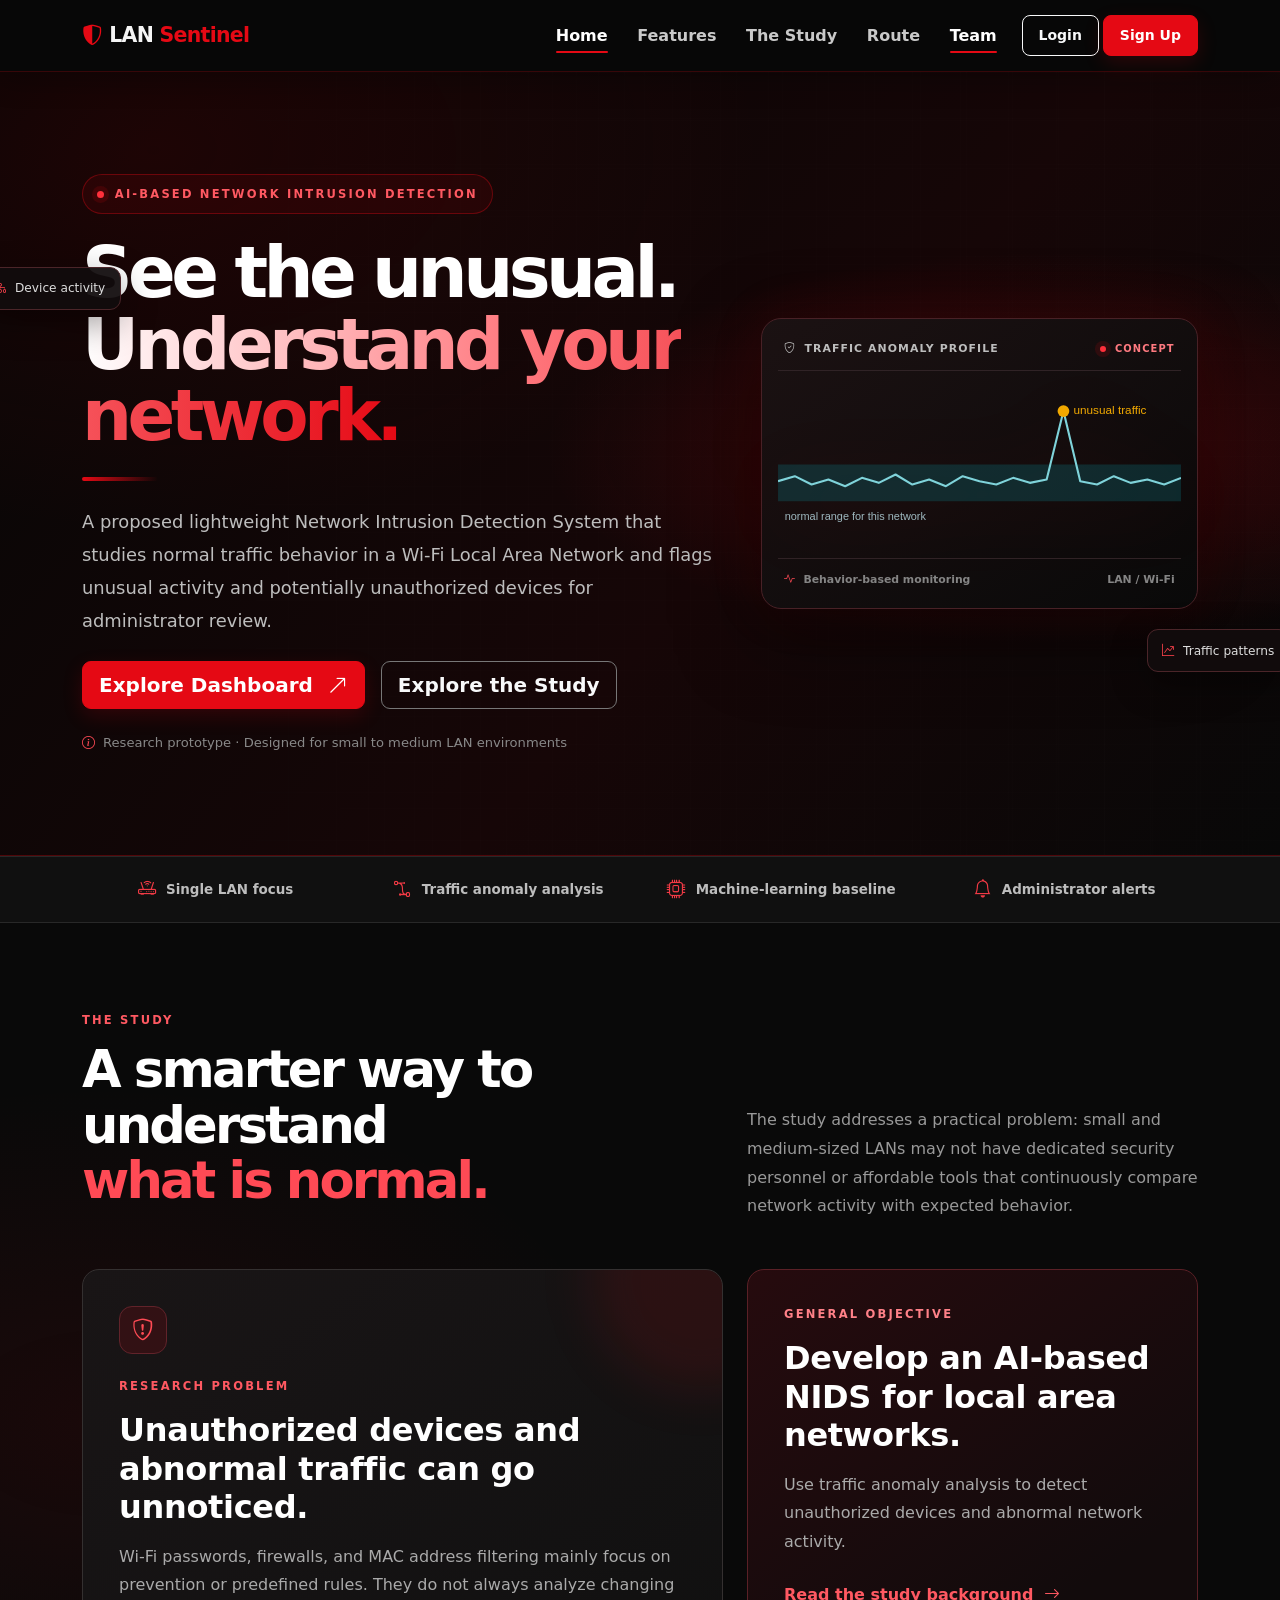
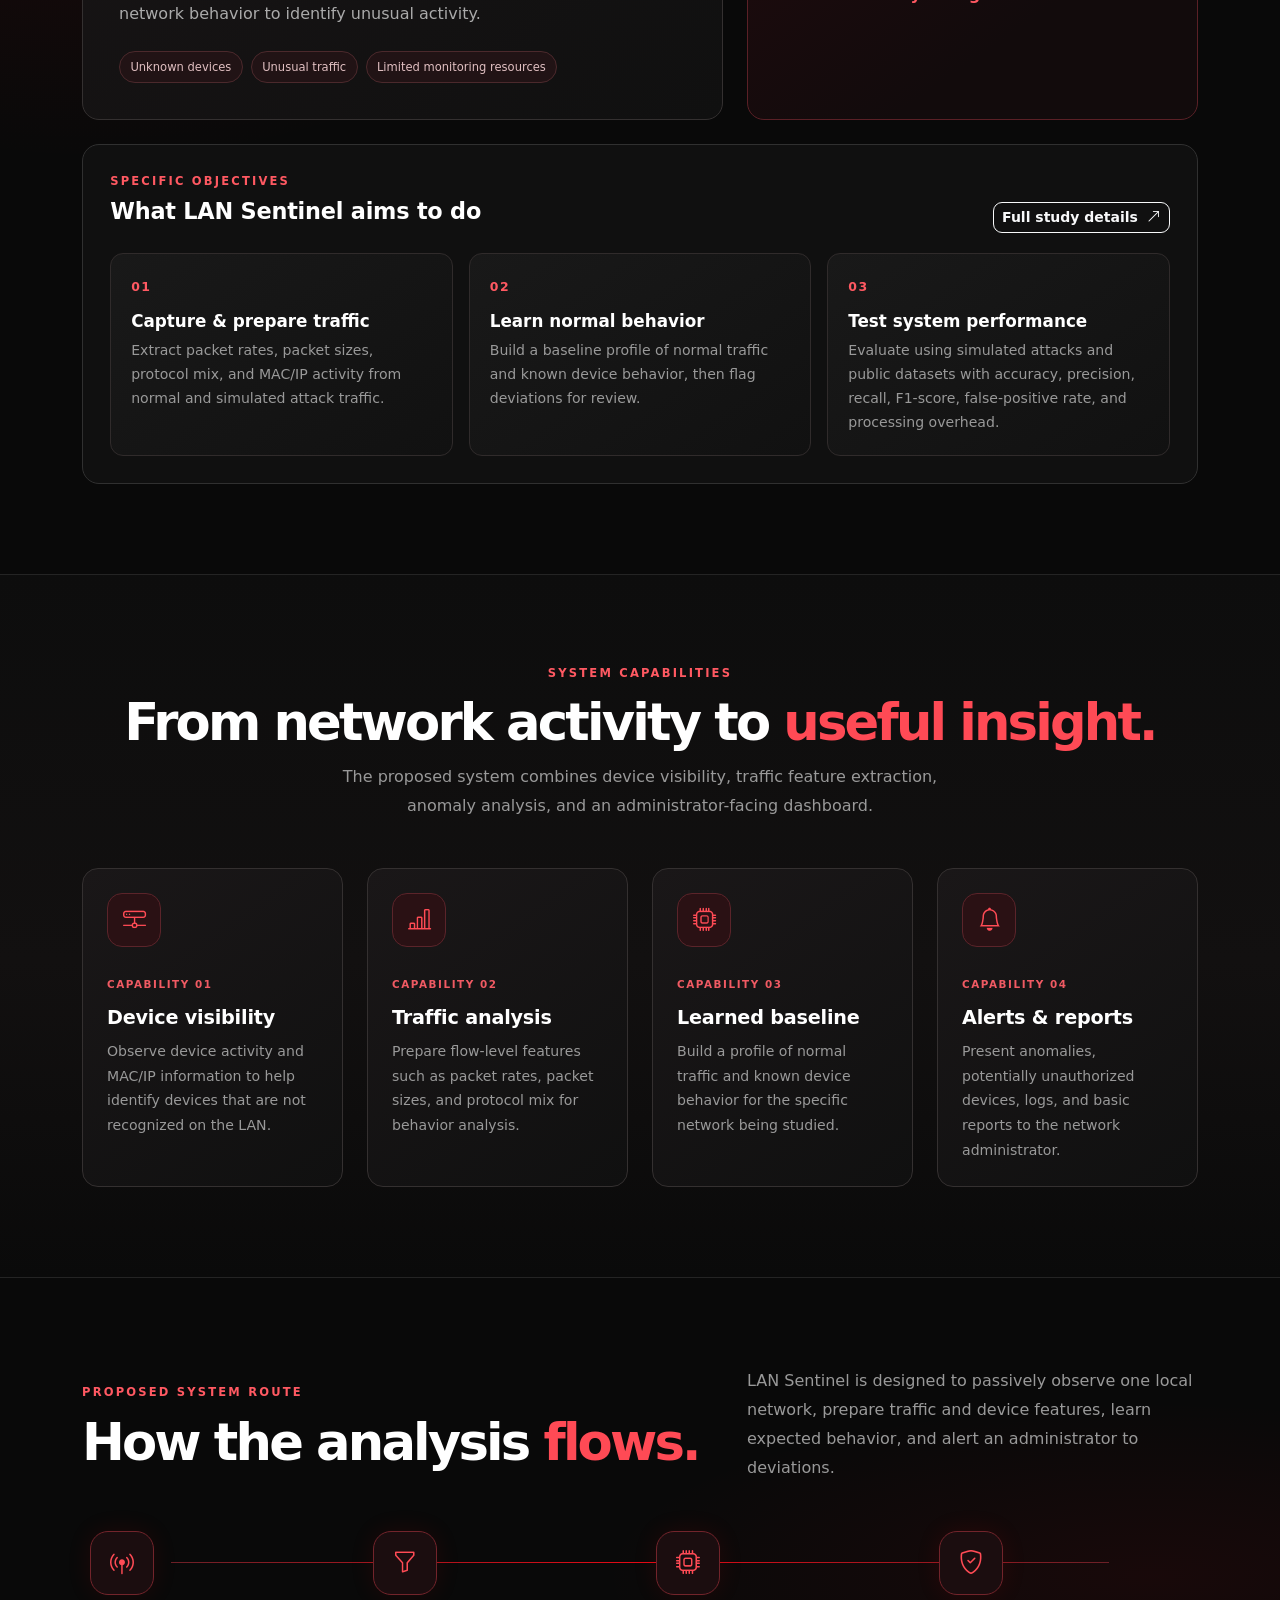
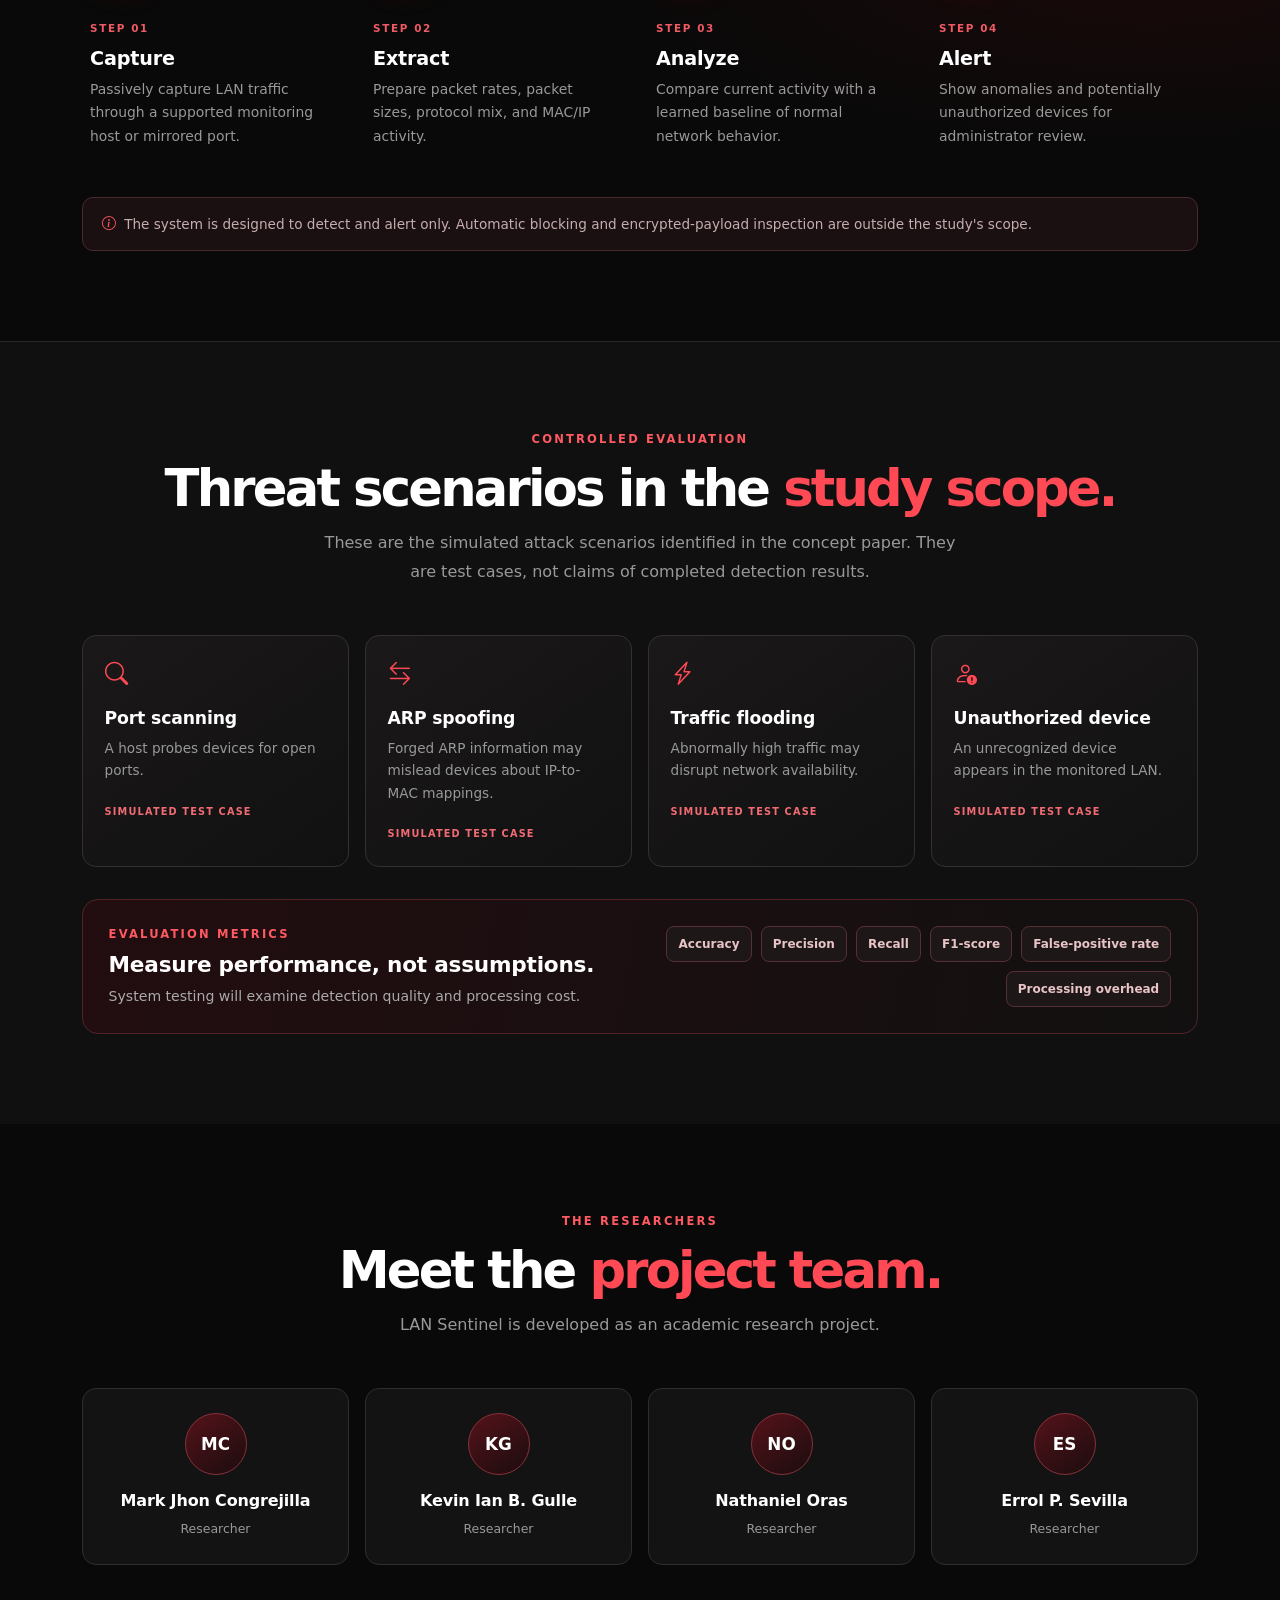
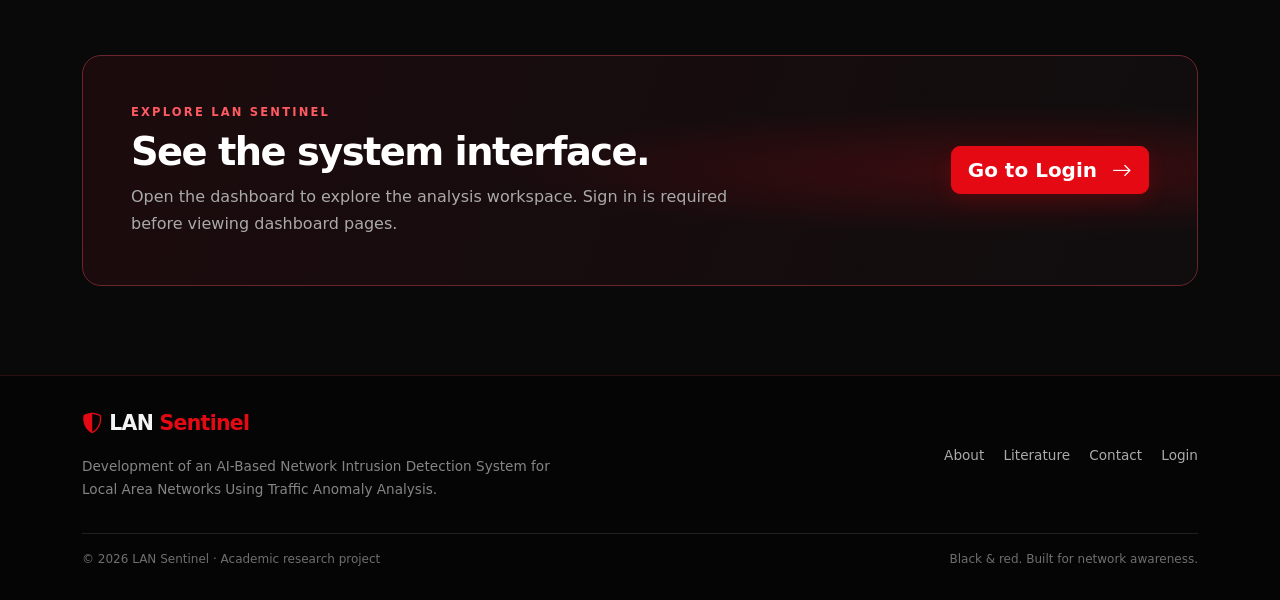
<file: index.html>
<!DOCTYPE html>
<html lang="en">
<head>
  <meta charset="UTF-8">
  <meta name="viewport" content="width=device-width, initial-scale=1">
  <meta name="theme-color" content="#080808">
  <meta name="description" content="LAN Sentinel is a proposed AI-based network intrusion detection system for small and medium local area networks using traffic anomaly analysis.">
  <title>LAN Sentinel | Network Intelligence</title>
  <link rel="icon" type="image/svg+xml" href="assets/images/favicon.svg">
  <link href="assets/css/bootstrap.min.css" rel="stylesheet">
  <link href="assets/css/bootstrap-icons.min.css" rel="stylesheet">
  <link href="assets/css/style.css" rel="stylesheet">
  <link href="assets/css/project.css" rel="stylesheet">
</head>
<body class="ls-home">
  <nav class="navbar navbar-expand-lg sticky-top">
    <div class="container">
      <a class="navbar-brand fw-bold text-white" href="index.html"><i class="bi bi-shield-shaded text-brand me-2"></i>LAN <span class="text-brand">Sentinel</span></a>
      <button class="navbar-toggler border-secondary" type="button" data-bs-toggle="collapse" data-bs-target="#mainNav" aria-controls="mainNav" aria-expanded="false" aria-label="Toggle navigation"><span class="navbar-toggler-icon"></span></button>
      <div class="collapse navbar-collapse" id="mainNav">
        <ul class="navbar-nav ms-auto align-items-lg-center gap-lg-1">
          <li class="nav-item"><a class="nav-link active" href="index.html">Home</a></li>
          <li class="nav-item"><a class="nav-link" href="#features">Features</a></li>
          <li class="nav-item"><a class="nav-link" href="#study">The Study</a></li>
          <li class="nav-item"><a class="nav-link" href="#route">Route</a></li>
          <li class="nav-item"><a class="nav-link" href="#team">Team</a></li>
          <li class="nav-item ms-lg-2"><a class="btn btn-outline-light btn-sm px-3" href="pages/login.html">Login</a></li>
          <li class="nav-item"><a class="btn btn-brand btn-sm px-3" href="pages/signup.html">Sign Up</a></li>
        </ul>
      </div>
    </div>
  </nav>

  <main>
    <header class="hero hero-home ls-hero">
      <div class="ls-hero-grid"></div>
      <div class="container position-relative">
        <div class="row align-items-center g-5">
          <div class="col-lg-7 text-center text-lg-start">
            <div class="ls-eyebrow"><span class="ls-pulse"></span> AI-BASED NETWORK INTRUSION DETECTION</div>
            <h1>See the unusual.<br><span class="ls-gradient-text">Understand your network.</span></h1>
            <p class="lead my-4">A proposed lightweight Network Intrusion Detection System that studies normal traffic behavior in a Wi-Fi Local Area Network and flags unusual activity and potentially unauthorized devices for administrator review.</p>
            <div class="d-flex flex-wrap gap-3 justify-content-center justify-content-lg-start">
              <a href="pages/login.html?next=dashboard" class="btn btn-brand btn-lg">Explore Dashboard <i class="bi bi-arrow-up-right ms-2"></i></a>
              <a href="#study" class="btn btn-outline-light btn-lg">Explore the Study</a>
            </div>
            <div class="ls-hero-note mt-4"><i class="bi bi-info-circle me-2"></i>Research prototype · Designed for small to medium LAN environments</div>
          </div>
          <div class="col-lg-5">
            <div class="ls-visual-shell">
              <div class="ls-visual-top"><span><i class="bi bi-shield-check me-2"></i>TRAFFIC ANOMALY PROFILE</span><span class="ls-live-dot">CONCEPT</span></div>
              <img src="assets/images/traffic-anomaly-dark.svg" class="img-fluid" alt="Illustration of a normal network traffic baseline with an unusual traffic spike highlighted">
              <div class="ls-visual-foot"><span><i class="bi bi-activity me-2"></i>Behavior-based monitoring</span><span>LAN / Wi-Fi</span></div>
            </div>
            <div class="ls-float-chip chip-one"><i class="bi bi-diagram-3"></i><span>Device activity</span></div>
            <div class="ls-float-chip chip-two"><i class="bi bi-graph-up-arrow"></i><span>Traffic patterns</span></div>
          </div>
        </div>
      </div>
    </header>

    <section class="ls-proof-strip" aria-label="Study focus">
      <div class="container"><div class="row g-3 text-center">
        <div class="col-6 col-lg-3"><div class="ls-proof-item"><i class="bi bi-router"></i><span>Single LAN focus</span></div></div>
        <div class="col-6 col-lg-3"><div class="ls-proof-item"><i class="bi bi-bezier2"></i><span>Traffic anomaly analysis</span></div></div>
        <div class="col-6 col-lg-3"><div class="ls-proof-item"><i class="bi bi-cpu"></i><span>Machine-learning baseline</span></div></div>
        <div class="col-6 col-lg-3"><div class="ls-proof-item"><i class="bi bi-bell"></i><span>Administrator alerts</span></div></div>
      </div></div>
    </section>

    <section id="study" class="ls-section ls-study-section">
      <div class="container">
        <div class="row align-items-end g-4 mb-5">
          <div class="col-lg-7"><div class="ls-kicker">THE STUDY</div><h2 class="ls-section-title">A smarter way to understand<br><span>what is normal.</span></h2></div>
          <div class="col-lg-5"><p class="ls-section-intro">The study addresses a practical problem: small and medium-sized LANs may not have dedicated security personnel or affordable tools that continuously compare network activity with expected behavior.</p></div>
        </div>
        <div class="row g-4">
          <div class="col-lg-7"><div class="ls-problem-card h-100"><div class="ls-card-icon"><i class="bi bi-shield-exclamation"></i></div><div class="ls-kicker">RESEARCH PROBLEM</div><h3>Unauthorized devices and abnormal traffic can go unnoticed.</h3><p>Wi-Fi passwords, firewalls, and MAC address filtering mainly focus on prevention or predefined rules. They do not always analyze changing network behavior to identify unusual activity.</p><div class="ls-problem-tags"><span>Unknown devices</span><span>Unusual traffic</span><span>Limited monitoring resources</span></div></div></div>
          <div class="col-lg-5"><div class="ls-objective-card h-100"><div class="ls-kicker">GENERAL OBJECTIVE</div><h3>Develop an AI-based NIDS for local area networks.</h3><p>Use traffic anomaly analysis to detect unauthorized devices and abnormal network activity.</p><a href="pages/about.html" class="ls-text-link">Read the study background <i class="bi bi-arrow-right"></i></a></div></div>
        </div>
        <div class="ls-objectives mt-4">
          <div class="ls-objective-heading"><div><div class="ls-kicker">SPECIFIC OBJECTIVES</div><h3>What LAN Sentinel aims to do</h3></div><a href="pages/about.html" class="btn btn-outline-light btn-sm">Full study details <i class="bi bi-arrow-up-right ms-1"></i></a></div>
          <div class="row g-3 mt-1">
            <div class="col-md-4"><div class="ls-objective-step"><span>01</span><h4>Capture & prepare traffic</h4><p>Extract packet rates, packet sizes, protocol mix, and MAC/IP activity from normal and simulated attack traffic.</p></div></div>
            <div class="col-md-4"><div class="ls-objective-step"><span>02</span><h4>Learn normal behavior</h4><p>Build a baseline profile of normal traffic and known device behavior, then flag deviations for review.</p></div></div>
            <div class="col-md-4"><div class="ls-objective-step"><span>03</span><h4>Test system performance</h4><p>Evaluate using simulated attacks and public datasets with accuracy, precision, recall, F1-score, false-positive rate, and processing overhead.</p></div></div>
          </div>
        </div>
      </div>
    </section>

    <section id="features" class="ls-section ls-features-section">
      <div class="container">
        <div class="text-center mb-5"><div class="ls-kicker">SYSTEM CAPABILITIES</div><h2 class="ls-section-title">From network activity to <span>useful insight.</span></h2><p class="ls-section-intro mx-auto">The proposed system combines device visibility, traffic feature extraction, anomaly analysis, and an administrator-facing dashboard.</p></div>
        <div class="row g-4">
          <div class="col-md-6 col-lg-3"><article class="ls-feature-card h-100"><div class="ls-feature-icon"><i class="bi bi-hdd-network"></i></div><span class="ls-feature-no">CAPABILITY 01</span><h3>Device visibility</h3><p>Observe device activity and MAC/IP information to help identify devices that are not recognized on the LAN.</p></article></div>
          <div class="col-md-6 col-lg-3"><article class="ls-feature-card h-100"><div class="ls-feature-icon"><i class="bi bi-bar-chart-line"></i></div><span class="ls-feature-no">CAPABILITY 02</span><h3>Traffic analysis</h3><p>Prepare flow-level features such as packet rates, packet sizes, and protocol mix for behavior analysis.</p></article></div>
          <div class="col-md-6 col-lg-3"><article class="ls-feature-card h-100"><div class="ls-feature-icon"><i class="bi bi-cpu"></i></div><span class="ls-feature-no">CAPABILITY 03</span><h3>Learned baseline</h3><p>Build a profile of normal traffic and known device behavior for the specific network being studied.</p></article></div>
          <div class="col-md-6 col-lg-3"><article class="ls-feature-card h-100"><div class="ls-feature-icon"><i class="bi bi-bell"></i></div><span class="ls-feature-no">CAPABILITY 04</span><h3>Alerts & reports</h3><p>Present anomalies, potentially unauthorized devices, logs, and basic reports to the network administrator.</p></article></div>
        </div>
      </div>
    </section>

    <section id="route" class="ls-section ls-route-section">
      <div class="container">
        <div class="row align-items-end g-4 mb-5"><div class="col-lg-7"><div class="ls-kicker">PROPOSED SYSTEM ROUTE</div><h2 class="ls-section-title">How the analysis <span>flows.</span></h2></div><div class="col-lg-5"><p class="ls-section-intro">LAN Sentinel is designed to passively observe one local network, prepare traffic and device features, learn expected behavior, and alert an administrator to deviations.</p></div></div>
        <div class="ls-route-track">
          <div class="ls-route-step"><div class="ls-route-icon"><i class="bi bi-broadcast-pin"></i></div><span>STEP 01</span><h3>Capture</h3><p>Passively capture LAN traffic through a supported monitoring host or mirrored port.</p></div>
          <div class="ls-route-step"><div class="ls-route-icon"><i class="bi bi-funnel"></i></div><span>STEP 02</span><h3>Extract</h3><p>Prepare packet rates, packet sizes, protocol mix, and MAC/IP activity.</p></div>
          <div class="ls-route-step"><div class="ls-route-icon"><i class="bi bi-cpu"></i></div><span>STEP 03</span><h3>Analyze</h3><p>Compare current activity with a learned baseline of normal network behavior.</p></div>
          <div class="ls-route-step"><div class="ls-route-icon"><i class="bi bi-shield-check"></i></div><span>STEP 04</span><h3>Alert</h3><p>Show anomalies and potentially unauthorized devices for administrator review.</p></div>
        </div>
        <div class="ls-route-note"><i class="bi bi-info-circle me-2"></i>The system is designed to detect and alert only. Automatic blocking and encrypted-payload inspection are outside the study's scope.</div>
      </div>
    </section>

    <section class="ls-section ls-test-section">
      <div class="container">
        <div class="text-center mb-5"><div class="ls-kicker">CONTROLLED EVALUATION</div><h2 class="ls-section-title">Threat scenarios in the <span>study scope.</span></h2><p class="ls-section-intro mx-auto">These are the simulated attack scenarios identified in the concept paper. They are test cases, not claims of completed detection results.</p></div>
        <div class="row g-3">
          <div class="col-sm-6 col-lg-3"><div class="ls-threat-card"><i class="bi bi-search"></i><h3>Port scanning</h3><p>A host probes devices for open ports.</p><span>SIMULATED TEST CASE</span></div></div>
          <div class="col-sm-6 col-lg-3"><div class="ls-threat-card"><i class="bi bi-arrow-left-right"></i><h3>ARP spoofing</h3><p>Forged ARP information may mislead devices about IP-to-MAC mappings.</p><span>SIMULATED TEST CASE</span></div></div>
          <div class="col-sm-6 col-lg-3"><div class="ls-threat-card"><i class="bi bi-lightning-charge"></i><h3>Traffic flooding</h3><p>Abnormally high traffic may disrupt network availability.</p><span>SIMULATED TEST CASE</span></div></div>
          <div class="col-sm-6 col-lg-3"><div class="ls-threat-card"><i class="bi bi-person-exclamation"></i><h3>Unauthorized device</h3><p>An unrecognized device appears in the monitored LAN.</p><span>SIMULATED TEST CASE</span></div></div>
        </div>
        <div class="ls-evaluation"><div><div class="ls-kicker">EVALUATION METRICS</div><h3>Measure performance, not assumptions.</h3><p>System testing will examine detection quality and processing cost.</p></div><div class="ls-metric-list"><span>Accuracy</span><span>Precision</span><span>Recall</span><span>F1-score</span><span>False-positive rate</span><span>Processing overhead</span></div></div>
      </div>
    </section>

    <section id="team" class="ls-section ls-team-section">
      <div class="container">
        <div class="text-center mb-5"><div class="ls-kicker">THE RESEARCHERS</div><h2 class="ls-section-title">Meet the <span>project team.</span></h2><p class="ls-section-intro mx-auto">LAN Sentinel is developed as an academic research project.</p></div>
        <div class="row g-3 justify-content-center">
          <div class="col-6 col-lg-3"><div class="ls-team-card"><div class="ls-avatar">MC</div><h3>Mark Jhon Congrejilla</h3><span>Researcher</span></div></div>
          <div class="col-6 col-lg-3"><div class="ls-team-card"><div class="ls-avatar">KG</div><h3>Kevin Ian B. Gulle</h3><span>Researcher</span></div></div>
          <div class="col-6 col-lg-3"><div class="ls-team-card"><div class="ls-avatar">NO</div><h3>Nathaniel Oras</h3><span>Researcher</span></div></div>
          <div class="col-6 col-lg-3"><div class="ls-team-card"><div class="ls-avatar">ES</div><h3>Errol P. Sevilla</h3><span>Researcher</span></div></div>
        </div>
      </div>
    </section>

    <section class="ls-cta-section"><div class="container"><div class="ls-cta-box"><div><div class="ls-kicker">EXPLORE LAN SENTINEL</div><h2>See the system interface.</h2><p>Open the dashboard to explore the analysis workspace. Sign in is required before viewing dashboard pages.</p></div><a href="pages/login.html?next=dashboard" class="btn btn-brand btn-lg">Go to Login <i class="bi bi-arrow-right ms-2"></i></a></div></div></section>
  </main>

  <footer class="ls-footer"><div class="container"><div class="row g-4 align-items-center"><div class="col-lg-6"><a class="navbar-brand fw-bold text-white" href="index.html"><i class="bi bi-shield-shaded text-brand me-2"></i>LAN <span class="text-brand">Sentinel</span></a><p class="mt-3 mb-0">Development of an AI-Based Network Intrusion Detection System for Local Area Networks Using Traffic Anomaly Analysis.</p></div><div class="col-lg-6 text-lg-end"><a href="pages/about.html">About</a><a href="pages/literature.html">Literature</a><a href="pages/contact.html">Contact</a><a href="pages/login.html">Login</a></div></div><div class="ls-footer-bottom"><span>© 2026 LAN Sentinel · Academic research project</span><span>Black & red. Built for network awareness.</span></div></div></footer>
  <script src="assets/js/bootstrap.bundle.min.js"></script>
  <script>
    // Close the mobile navigation after a section link is selected.
    document.querySelectorAll('#mainNav a[href^="#"]').forEach(link => link.addEventListener('click', () => {
      const nav = document.getElementById('mainNav');
      if (nav.classList.contains('show') && window.bootstrap) bootstrap.Collapse.getOrCreateInstance(nav).hide();
    }));
    // Highlight the current in-page section while scrolling.
    const sectionLinks = [...document.querySelectorAll('#mainNav a[href^="#"]')];
    const sectionObserver = new IntersectionObserver(entries => entries.forEach(entry => {
      if (entry.isIntersecting) sectionLinks.forEach(link => link.classList.toggle('active', link.hash === '#' + entry.target.id));
    }), { rootMargin: '-25% 0px -65% 0px' });
    document.querySelectorAll('main section[id]').forEach(section => sectionObserver.observe(section));
  </script>
</body>
</html>
</file>
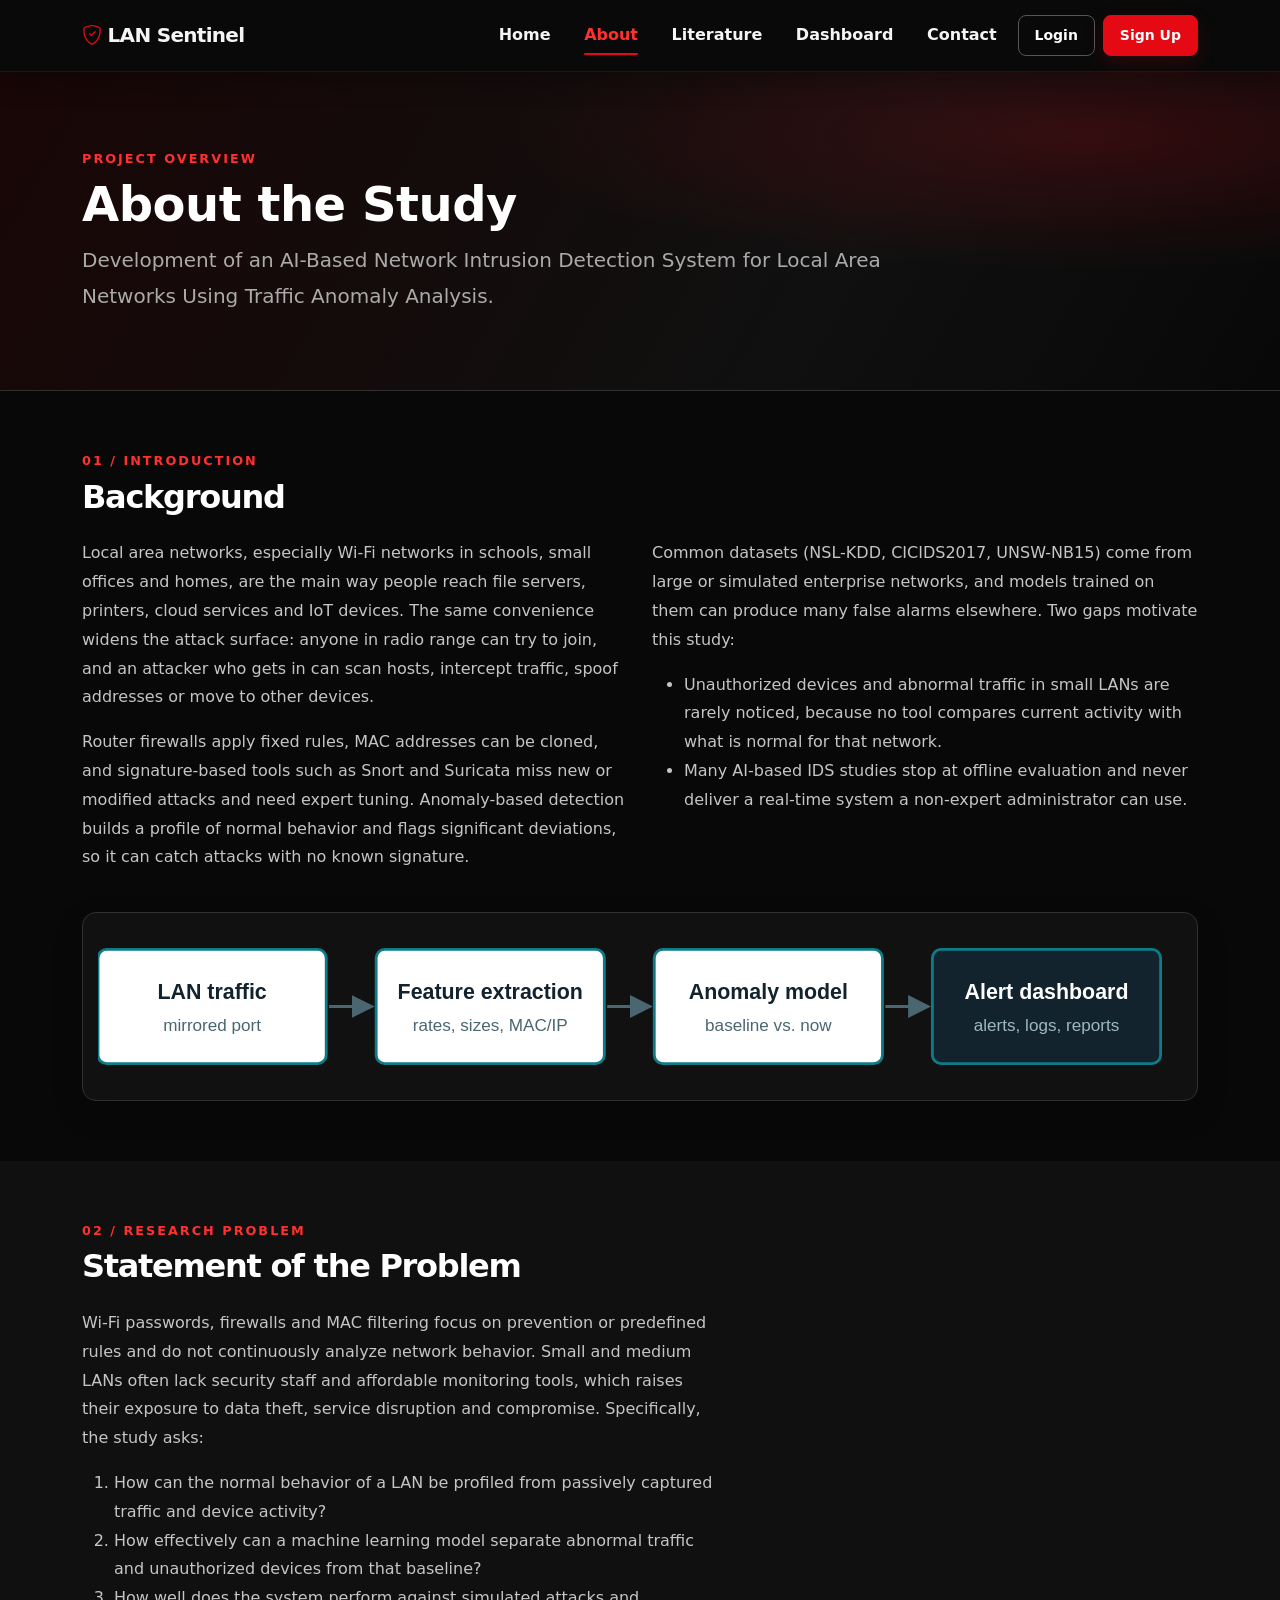
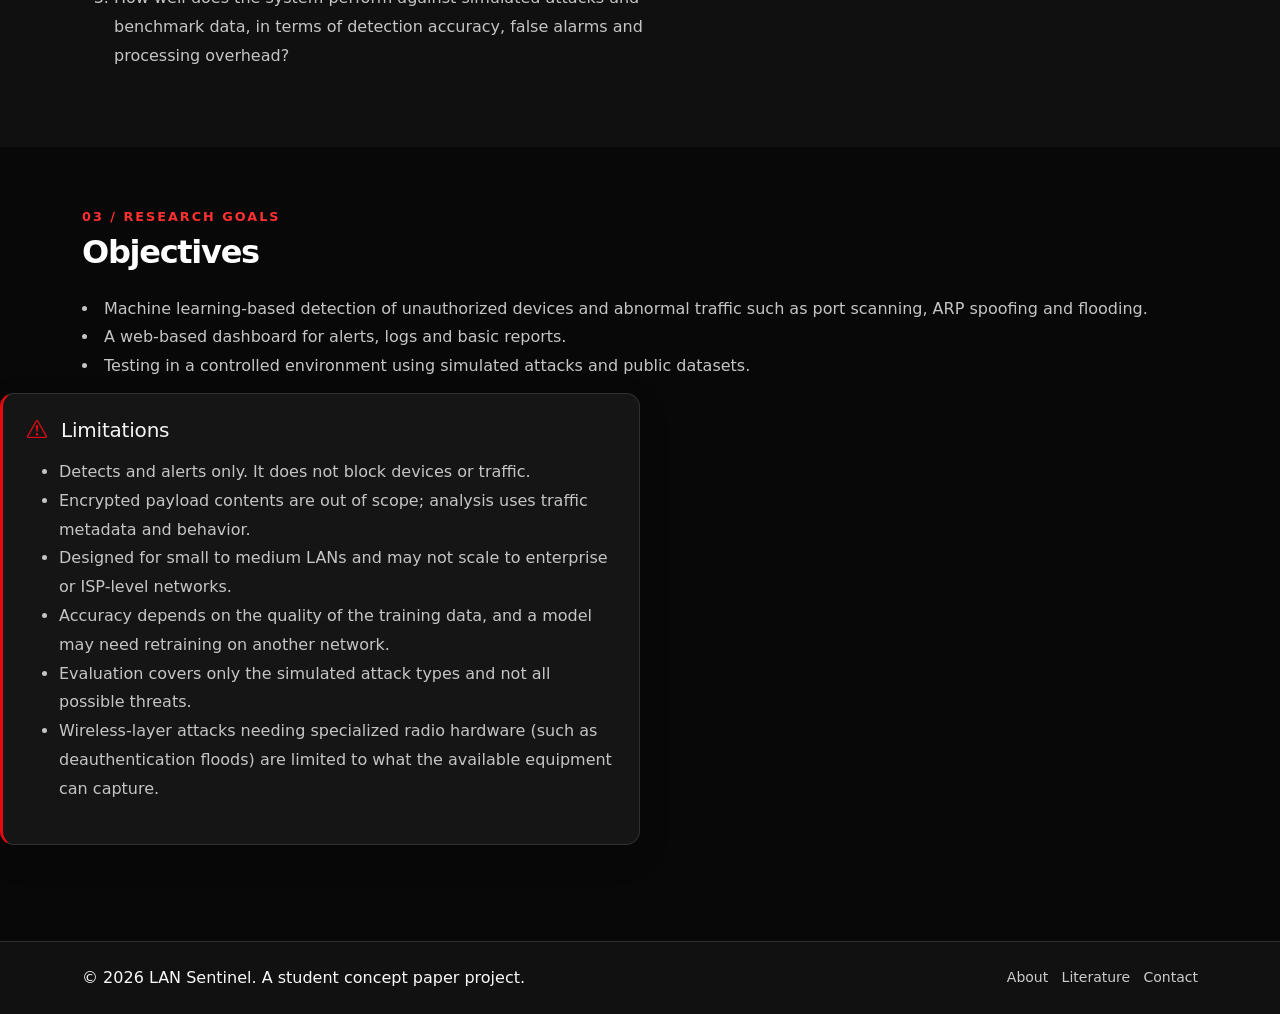
<file: pages/about.html>
<!DOCTYPE html>
<html lang="en">
<head>
  <meta charset="UTF-8">
  <meta name="viewport" content="width=device-width, initial-scale=1">
  <title>LAN Sentinel | About</title>

  <link rel="icon" type="image/svg+xml" href="../assets/images/favicon.svg">
  <link href="../assets/css/bootstrap.min.css" rel="stylesheet">
  <link href="../assets/css/bootstrap-icons.min.css" rel="stylesheet">
  <link href="../assets/css/style.css" rel="stylesheet">
  <link href="../assets/css/project.css" rel="stylesheet">

  <style>
    body {
      background: #080808;
      color: #e5e5e5;
    }

    .navbar {
      background: #111 !important;
      border-bottom: 1px solid #292929;
    }

    .navbar-brand,
    .navbar .nav-link {
      color: #f5f5f5 !important;
    }

    .navbar .nav-link:hover,
    .navbar .nav-link.active {
      color: #ff3030 !important;
    }

    .navbar-toggler {
      border-color: #444;
    }

    .navbar-toggler-icon {
      filter: invert(1);
    }

    .page-header {
      background: linear-gradient(120deg, #160303, #101010 65%, #080808);
      border-bottom: 1px solid #303030;
    }

    .page-header h1 {
      color: #fff;
    }

    .page-header p {
      color: #aaa !important;
    }

    section {
      background: #080808;
    }

    section.bg-white {
      background: #101010 !important;
    }

    h2, h3, h4, h5 {
      color: #fff;
    }

    p, li {
      color: #c5c5c5;
      line-height: 1.8;
    }

    strong {
      color: #fff;
    }

    .panel {
      background: #151515;
      border: 1px solid #303030;
      border-left: 3px solid #e50914;
      border-radius: 10px;
      padding: 24px;
    }

    .panel h3 i {
      color: #e50914 !important;
    }

    .study-image {
      background: #111;
      border: 1px solid #303030;
      border-radius: 12px;
      padding: 15px;
    }

    .accent {
      color: #ff3030;
    }

    .section-label {
      color: #ff3030;
      font-size: .8rem;
      font-weight: 700;
      letter-spacing: 2px;
      text-transform: uppercase;
      margin-bottom: 8px;
    }

    .footer {
      background: #111 !important;
      border-top: 1px solid #303030;
    }

    .footer a {
      color: #ccc !important;
      text-decoration: none;
    }

    .footer a:hover {
      color: #ff3030 !important;
    }

    @media (max-width: 768px) {
      .page-header {
        padding: 40px 0 !important;
      }

      section {
        padding: 40px 0 !important;
      }
    }
  </style>
</head>

<body>

  <!-- Navigation -->
  <nav class="navbar navbar-expand-lg shadow-sm sticky-top">
    <div class="container">
      <a class="navbar-brand fw-bold" href="../index.html">
        <i class="bi bi-shield-check accent"></i> LAN Sentinel
      </a>

      <button class="navbar-toggler" type="button"
        data-bs-toggle="collapse" data-bs-target="#mainNav"
        aria-controls="mainNav" aria-expanded="false"
        aria-label="Toggle navigation">
        <span class="navbar-toggler-icon"></span>
      </button>

      <div class="collapse navbar-collapse" id="mainNav">
        <ul class="navbar-nav ms-auto align-items-lg-center gap-lg-2">
          <li class="nav-item"><a class="nav-link" href="../index.html">Home</a></li>
          <li class="nav-item"><a class="nav-link active" href="about.html">About</a></li>
          <li class="nav-item"><a class="nav-link" href="literature.html">Literature</a></li>
          <li class="nav-item"><a class="nav-link" href="dashboard.html">Dashboard</a></li>
          <li class="nav-item"><a class="nav-link" href="contact.html">Contact</a></li>
          <li class="nav-item">
            <a class="btn btn-outline-secondary btn-sm" href="login.html">Login</a>
          </li>
          <li class="nav-item">
            <a class="btn btn-brand btn-sm" href="signup.html">Sign Up</a>
          </li>
        </ul>
      </div>
    </div>
  </nav><!-- Page Header -->
  <header class="page-header py-5">
    <div class="container">
      <div class="section-label">Project Overview</div>
      <h1 class="fw-bold display-5">About the Study</h1>
      <p class="lead mb-0" style="max-width:800px;">
        Development of an AI-Based Network Intrusion Detection System
        for Local Area Networks Using Traffic Anomaly Analysis.
      </p>
    </div>
  </header>

  <!-- Background -->
  <section class="py-5">
    <div class="container">
      <div class="section-label">01 / Introduction</div>
      <h2 class="fw-bold mb-4">Background</h2>

      <div class="row g-4">
        <div class="col-lg-6">
          <p>
            Local area networks, especially Wi-Fi networks in schools,
            small offices and homes, are the main way people reach file
            servers, printers, cloud services and IoT devices. The same
            convenience widens the attack surface: anyone in radio range
            can try to join, and an attacker who gets in can scan hosts,
            intercept traffic, spoof addresses or move to other devices.
          </p>

          <p>
            Router firewalls apply fixed rules, MAC addresses can be
            cloned, and signature-based tools such as Snort and Suricata
            miss new or modified attacks and need expert tuning.
            Anomaly-based detection builds a profile of normal behavior
            and flags significant deviations, so it can catch attacks
            with no known signature.
          </p>
        </div>

        <div class="col-lg-6">
          <p>
            Common datasets (NSL-KDD, CICIDS2017, UNSW-NB15) come from
            large or simulated enterprise networks, and models trained
            on them can produce many false alarms elsewhere. Two gaps
            motivate this study:
          </p>

          <ul>
            <li>
              Unauthorized devices and abnormal traffic in small LANs
              are rarely noticed, because no tool compares current
              activity with what is normal for that network.
            </li>
            <li>
              Many AI-based IDS studies stop at offline evaluation and
              never deliver a real-time system a non-expert administrator
              can use.
            </li>
          </ul>
        </div>
      </div>

      <div class="study-image mt-4">
        <img src="../assets/images/system-flow.svg"
          class="img-fluid"
          alt="Flow from LAN traffic to feature extraction, anomaly model and alert dashboard">
      </div>
    </div>
  </section>

  <!-- Statement of the Problem -->
  <section class="py-5 bg-white">
    <div class="container">
      <div class="section-label">02 / Research Problem</div>
      <h2 class="fw-bold mb-4">Statement of the Problem</h2>

      <p class="lead-narrow">
        Wi-Fi passwords, firewalls and MAC filtering focus on prevention
        or predefined rules and do not continuously analyze network
        behavior. Small and medium LANs often lack security staff and
        affordable monitoring tools, which raises their exposure to
        data theft, service disruption and compromise. Specifically,
        the study asks:
      </p>

      <ol class="lead-narrow">
        <li>
          How can the normal behavior of a LAN be profiled from
          passively captured traffic and device activity?
        </li>
        <li>
          How effectively can a machine learning model separate
          abnormal traffic and unauthorized devices from that baseline?
        </li>
        <li>
          How well does the system perform against simulated attacks
          and benchmark data, in terms of detection accuracy, false
          alarms and processing overhead?
        </li>
      </ol>
    </div>
  </section>

  <!-- Objectives -->
  <section class="py-5">
    <div class="container">
      <div class="section-label">03 / Research Goals</div>
      <h2 class="fw-bold mb-4">Objectives</h2></li>
              <li>
                Machine learning-based detection of unauthorized
                devices and abnormal traffic such as port scanning,
                ARP spoofing and flooding.
              </li>
              <li>
                A web-based dashboard for alerts, logs and basic reports.
              </li>
              <li>
                Testing in a controlled environment using simulated
                attacks and public datasets.
              </li>
            </ul>
          </div>
        </div>

        <div class="col-md-6">
          <div class="panel h-100">
            <h3 class="h5 mb-3">
              <i class="bi bi-exclamation-triangle accent me-2"></i>
              Limitations
            </h3>

            <ul>
              <li>Detects and alerts only. It does not block devices or traffic.</li>
              <li>
                Encrypted payload contents are out of scope; analysis
                uses traffic metadata and behavior.
              </li>
              <li>
                Designed for small to medium LANs and may not scale
                to enterprise or ISP-level networks.
              </li>
              <li>
                Accuracy depends on the quality of the training data,
                and a model may need retraining on another network.
              </li>
              <li>
                Evaluation covers only the simulated attack types
                and not all possible threats.
              </li>
              <li>
                Wireless-layer attacks needing specialized radio
                hardware (such as deauthentication floods) are limited
                to what the available equipment can capture.
              </li>
            </ul>
          </div>
        </div>

      </div>
    </div>
  </section>

  <!-- Footer -->
  <footer class="footer text-light py-4 mt-5">
    <div class="container d-flex flex-column flex-md-row
      justify-content-between align-items-center gap-2">

      <span>&copy; 2026 LAN Sentinel. A student concept paper project.</span>

      <span class="small">
        <a href="about.html">About</a> &nbsp;
        <a href="literature.html">Literature</a> &nbsp;
        <a href="contact.html">Contact</a>
      </span>
    </div>
  </footer>

  <script src="../assets/js/bootstrap.bundle.min.js"></script>
</body>
</html>
</file>
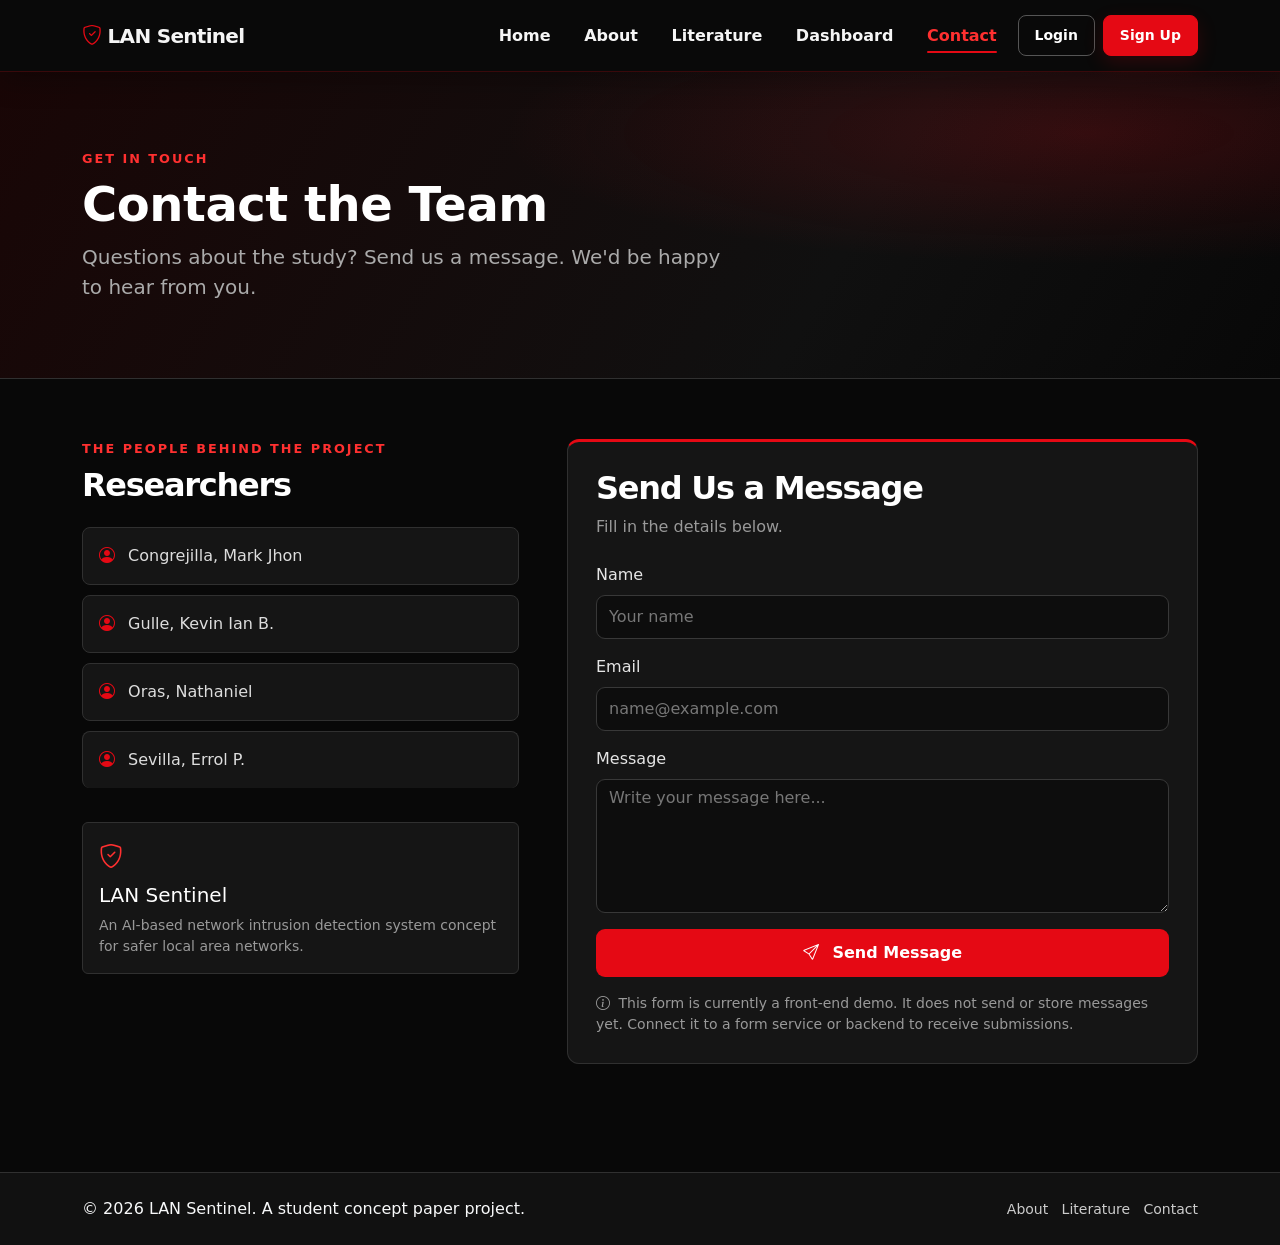
<file: pages/contact.html>
<!DOCTYPE html>
<html lang="en">
<head>
  <meta charset="UTF-8">
  <meta name="viewport" content="width=device-width, initial-scale=1">
  <title>LAN Sentinel | Contact</title>

  <link rel="icon" type="image/svg+xml" href="../assets/images/favicon.svg">
  <link href="../assets/css/bootstrap.min.css" rel="stylesheet">
  <link href="../assets/css/bootstrap-icons.min.css" rel="stylesheet">
  <link href="../assets/css/style.css" rel="stylesheet">
  <link href="../assets/css/project.css" rel="stylesheet">

  <style>
    body {
      background: #080808;
      color: #e5e5e5;
    }

    .navbar {
      background: #111 !important;
      border-bottom: 1px solid #303030;
    }

    .navbar-brand,
    .navbar .nav-link {
      color: #f5f5f5 !important;
    }

    .navbar .nav-link:hover,
    .navbar .nav-link.active {
      color: #ff3030 !important;
    }

    .navbar-toggler {
      border-color: #444;
    }

    .navbar-toggler-icon {
      filter: invert(1);
    }

    .page-header {
      background: linear-gradient(120deg, #180303, #101010 65%, #080808);
      border-bottom: 1px solid #303030;
    }

    .page-header h1 {
      color: #fff;
    }

    .page-header p {
      color: #aaa !important;
    }

    .researchers-section {
      background: #080808;
    }

    h2, h3 {
      color: #fff;
    }

    .researcher-list {
      background: transparent;
    }

    .researcher-list .list-group-item {
      background: #151515 !important;
      color: #ddd;
      border: 1px solid #303030;
      padding: 16px;
      margin-bottom: 10px;
      border-radius: 8px;
    }

    .researcher-list i {
      color: #e50914 !important;
    }

    .contact-panel {
      background: #151515;
      border: 1px solid #303030;
      border-top: 3px solid #e50914;
      border-radius: 12px;
      padding: 28px;
    }

    .form-label {
      color: #e5e5e5;
    }

    .form-control {
      background: #0d0d0d;
      color: #fff;
      border: 1px solid #383838;
    }

    .form-control:focus {
      background: #0d0d0d;
      color: #fff;
      border-color: #e50914;
      box-shadow: 0 0 0 .2rem rgba(229, 9, 20, .15);
    }

    .form-control::placeholder {
      color: #777;
    }

    .form-control:focus-visible {
      outline: none;
    }

    .btn-send {
      background: #e50914;
      color: #fff;
      border: none;
      font-weight: 600;
      padding: 12px;
      transition: .2s ease;
    }

    .btn-send:hover {
      background: #b80710;
      color: #fff;
      box-shadow: 0 0 18px rgba(229, 9, 20, .25);
    }

    .text-muted {
      color: #999 !important;
    }

    .accent {
      color: #ff3030;
    }

    .section-label {
      color: #ff3030;
      font-size: .8rem;
      font-weight: 700;
      letter-spacing: 2px;
      text-transform: uppercase;
      margin-bottom: 8px;
    }

    .footer {
      background: #111 !important;
      border-top: 1px solid #303030;
    }

    .footer a {
      color: #ccc !important;
      text-decoration: none;
    }

    .footer a:hover {
      color: #ff3030 !important;
    }

    @media (max-width: 768px) {
      .page-header {
        padding: 40px 0 !important;
      }

      .contact-panel {
        padding: 20px;
      }
    }
  </style>
</head>

<body>

  <!-- Navigation -->
  <nav class="navbar navbar-expand-lg shadow-sm sticky-top">
    <div class="container">

      <a class="navbar-brand fw-bold" href="../index.html">
        <i class="bi bi-shield-check accent"></i> LAN Sentinel
      </a>

      <button class="navbar-toggler" type="button"
        data-bs-toggle="collapse" data-bs-target="#mainNav"
        aria-controls="mainNav" aria-expanded="false"
        aria-label="Toggle navigation">
        <span class="navbar-toggler-icon"></span>
      </button>

      <div class="collapse navbar-collapse" id="mainNav"><ul class="navbar-nav ms-auto align-items-lg-center gap-lg-2">
          <li class="nav-item"><a class="nav-link" href="../index.html">Home</a></li>
          <li class="nav-item"><a class="nav-link" href="about.html">About</a></li>
          <li class="nav-item"><a class="nav-link" href="literature.html">Literature</a></li>
          <li class="nav-item"><a class="nav-link" href="dashboard.html">Dashboard</a></li>
          <li class="nav-item"><a class="nav-link active" href="contact.html">Contact</a></li>

          <li class="nav-item">
            <a class="btn btn-outline-secondary btn-sm" href="login.html">Login</a>
          </li>

          <li class="nav-item">
            <a class="btn btn-brand btn-sm" href="signup.html">Sign Up</a>
          </li>
        </ul>
      </div>
    </div>
  </nav>

  <!-- Page Header -->
  <header class="page-header py-5">
    <div class="container">
      <div class="section-label">Get in Touch</div>
      <h1 class="fw-bold display-5">Contact the Team</h1>
      <p class="lead mb-0" style="color:#aaa; max-width:650px;">
        Questions about the study? Send us a message.
        We'd be happy to hear from you.
      </p>
    </div>
  </header>

  <!-- Contact Section -->
  <section class="researchers-section py-5">
    <div class="container">
      <div class="row g-5">

        <!-- Researchers -->
        <div class="col-md-5">
          <div class="section-label">The People Behind the Project</div>
          <h2 class="fw-bold mb-4">Researchers</h2>

          <ul class="list-group list-group-flush researcher-list">
            <li class="list-group-item">
              <i class="bi bi-person-circle me-2"></i>
              Congrejilla, Mark Jhon
            </li>

            <li class="list-group-item">
              <i class="bi bi-person-circle me-2"></i>
              Gulle, Kevin Ian B.
            </li>

            <li class="list-group-item">
              <i class="bi bi-person-circle me-2"></i>
              Oras, Nathaniel
            </li>

            <li class="list-group-item">
              <i class="bi bi-person-circle me-2"></i>
              Sevilla, Errol P.
            </li>
          </ul>

          <div class="mt-4 p-3 rounded"
            style="background:#151515; border:1px solid #303030;">
            <i class="bi bi-shield-check accent fs-4"></i>
            <h5 class="text-white mt-2">LAN Sentinel</h5>
            <p class="text-muted small mb-0">
              An AI-based network intrusion detection system
              concept for safer local area networks.
            </p>
          </div>
        </div>

        <!-- Contact Form -->
        <div class="col-md-7">
          <form class="contact-panel" id="contactForm">

            <h2 class="fw-bold mb-2">Send Us a Message</h2>
            <p class="text-muted mb-4">
              Fill in the details below.
            </p>

            <div class="mb-3">
              <label class="form-label" for="cname">Name</label>
              <input
                type="text"
                id="cname"
                class="form-control"
                placeholder="Your name"
                required
              >
            </div>

            <div class="mb-3">
              <label class="form-label" for="cemail">Email</label>
              <input
                type="email"
                id="cemail"
                class="form-control"
                placeholder="name@example.com"
                required
              >
            </div>

            <div class="mb-3">
              <label class="form-label" for="cmsg">Message</label>
              <textarea
                id="cmsg"
                class="form-control"
                rows="5"
                placeholder="Write your message here..."
                required
              ></textarea>
            </div>

            <button type="submit" class="btn btn-send w-100">
              <i class="bi bi-send me-2"></i> Send Message
            </button><p class="small text-muted mt-3 mb-0">
              <i class="bi bi-info-circle me-1"></i>
              This form is currently a front-end demo. It does not
              send or store messages yet. Connect it to a form
              service or backend to receive submissions.
            </p>

          </form>
        </div>

      </div>
    </div>
  </section>

  <!-- Footer -->
  <footer class="footer text-light py-4 mt-5">
    <div class="container d-flex flex-column flex-md-row
      justify-content-between align-items-center gap-2">

      <span>&copy; 2026 LAN Sentinel. A student concept paper project.</span>

      <span class="small">
        <a href="about.html">About</a> &nbsp;
        <a href="literature.html">Literature</a> &nbsp;
        <a href="contact.html">Contact</a>
      </span>

    </div>
  </footer>

  <script src="../assets/js/bootstrap.bundle.min.js"></script>

  <script>
    // Contact form demo
    document.getElementById("contactForm").addEventListener("submit", function(event) {
      event.preventDefault();

      alert("Thank you for your message! This is only a demo, so your message has not been sent.");

      this.reset();
    });
  </script>

</body>
</html>
</file>
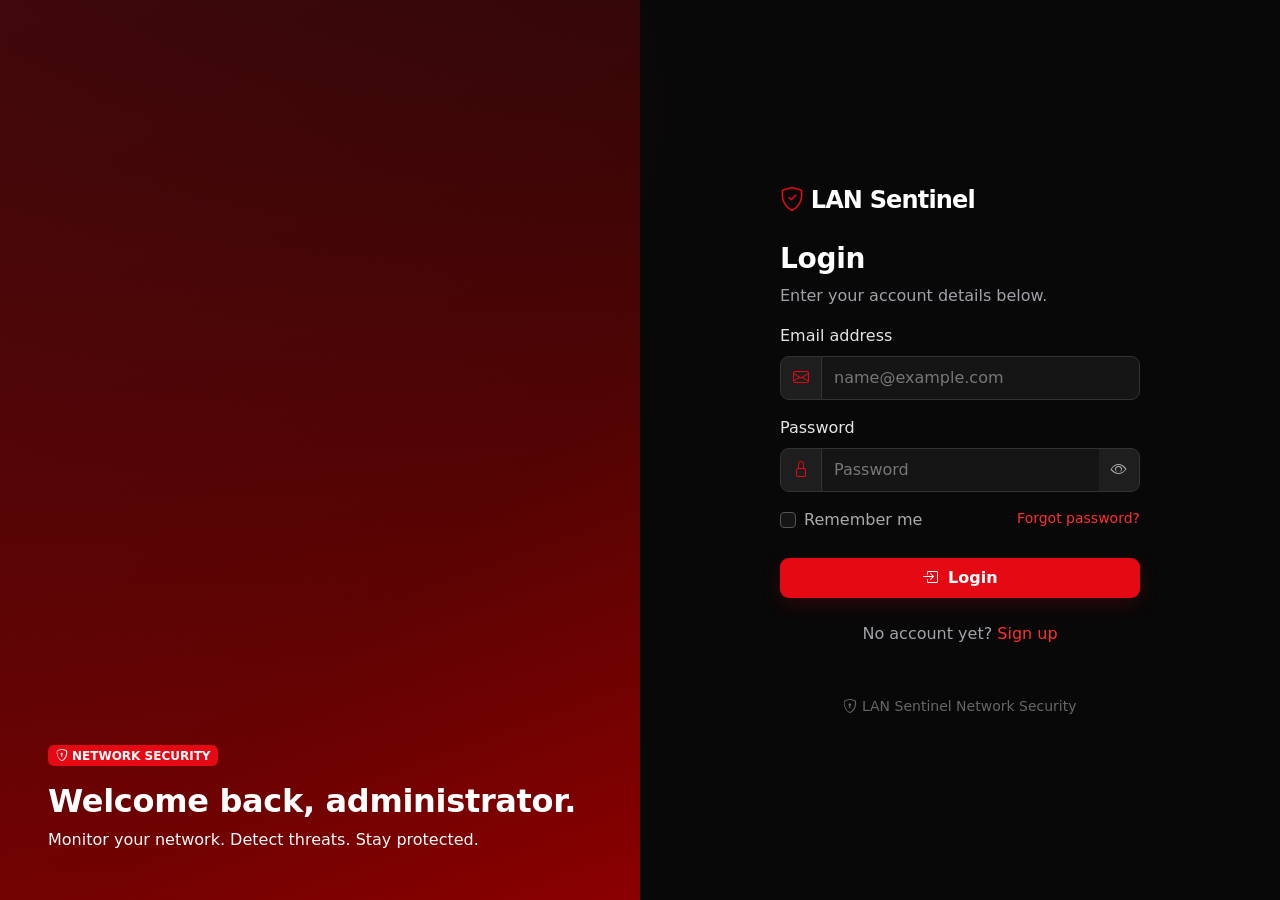
<file: pages/dashboard.html>
<!DOCTYPE html>
<html lang="en">
<head>
  <meta charset="UTF-8">
  <meta name="viewport" content="width=device-width, initial-scale=1">
  <title>LAN Sentinel | Dashboard</title>
  <script>if(localStorage.getItem("lanSentinelAuthenticated") !== "true"){window.location.replace("login.html?next=dashboard");}</script>
  <link rel="icon" type="image/svg+xml" href="../assets/images/favicon.svg">
  <link href="../assets/css/bootstrap.min.css" rel="stylesheet">
  <link href="../assets/css/bootstrap-icons.min.css" rel="stylesheet">
  <link href="../assets/css/style.css" rel="stylesheet">
  <link href="../assets/css/project.css" rel="stylesheet">

  <style>
    html { scroll-behavior: smooth; }
    #alerts,#devices,#reports,#settings { scroll-margin-top: 24px; }
    .dashboard-main {
      min-height: 100vh;
      background: #080808;
    }

    .dashboard-topbar {
      background: #101010 !important;
      border-bottom: 1px solid #303030;
    }

    .dashboard-topbar .navbar-text,
    .dashboard-topbar .dropdown-toggle {
      color: #fff !important;
    }

    .dashboard-title {
      border-left: 4px solid #e50914;
      padding-left: 14px;
    }

    .stat-card {
      background: #151515 !important;
      border: 1px solid #303030 !important;
      transition: .25s ease;
    }

    .stat-card:hover {
      transform: translateY(-5px);
      border-color: #e50914 !important;
      box-shadow: 0 0 18px rgba(229,9,20,.12) !important;
    }

    .stat-card i {
      font-size: 2rem;
      color: #e50914 !important;
    }

    .card-header {
      background: #1b1b1b !important;
      color: #fff !important;
      border-bottom: 1px solid #303030;
    }

    .progress {
      background: #292929;
      height: 12px;
      border-radius: 20px;
    }

    .progress-bar {
      background: #e50914 !important;
    }

    .table thead th {
      background: #202020;
      color: #fff;
      border-color: #333;
    }

    .table tbody td {
      color: #ddd;
      border-color: #303030;
    }

    .table tbody tr:hover {
      background: #252525;
    }

    .dropdown-menu {
      background: #181818;
      border: 1px solid #333;
    }

    .dropdown-item {
      color: #ddd;
    }

    .dropdown-item:hover {
      background: #350000;
      color: #fff;
    }

    .dashboard-alert {
      background: #260b0b;
      color: #ffb3b3;
      border: 1px solid #721c24;
    }

    .sidebar-brand {
      color: #fff;
    }

    .sidebar-brand i {
      color: #e50914;
    }

    .sidebar .nav-link i {
      color: #e50914;
    }

    .status-dot {
      display: inline-block;
      width: 8px;
      height: 8px;
      border-radius: 50%;
      background: #e50914;
      margin-right: 6px;
    }

    @media(max-width: 991px) {
      .dashboard-main {
        min-height: auto;
      }
    }

    .dashboard-view{display:none;animation:dashIn .22s ease both}.dashboard-view.active{display:block}@keyframes dashIn{from{opacity:0;transform:translateY(7px)}to{opacity:1;transform:translateY(0)}}
    .demo-banner{padding:13px 16px;border:1px solid #713037;border-radius:8px;background:#260d10;color:#ffc4c8;font-size:.9rem}.demo-banner span{color:#e7b9bc}
    .sample-tag{font-size:.65rem;letter-spacing:.08em;color:#ff858b;border:1px solid #77343a;border-radius:20px;padding:4px 8px}
    .nav-count{float:right;font-size:.7rem;color:#ff9b9f;background:#3b1115;border-radius:20px;padding:2px 7px}
    .severity{font-size:.75rem;padding:4px 9px;border-radius:20px}.severity.high{background:#451317;color:#ff9298}.severity.medium{background:#403016;color:#ffd18b}.severity.low{background:#173b2a;color:#8ee0b0}
    .chart-summary{display:flex;justify-content:space-between;align-items:center;gap:12px}.bar-chart{height:190px;display:flex;align-items:end;gap:12px;padding:22px 12px 0;border-bottom:1px solid #3a3a3a;background:repeating-linear-gradient(to bottom,transparent 0,transparent 46px,#292929 47px)}.bar-chart div{flex:1;min-width:12px;background:linear-gradient(180deg,#ff414b,#870b13);border-radius:6px 6px 0 0;position:relative}.bar-chart div span{position:absolute;bottom:-22px;left:50%;transform:translateX(-50%);font-size:10px;color:#888}
    .protocol-row{display:grid;grid-template-columns:65px 1fr 42px;align-items:center;gap:12px;margin:18px 0;font-size:.85rem}.protocol-row .progress{height:9px}.protocol-row b{text-align:right;font-size:.8rem}.mini-stat{background:#171717;border:1px solid #303030;border-radius:12px;padding:17px 20px;display:flex;justify-content:space-between;align-items:center}.mini-stat span{color:#aaa;font-size:.9rem}.mini-stat strong{font-size:1.5rem}.feature-line{display:flex;justify-content:space-between;gap:12px;padding:13px 0;border-bottom:1px solid #303030;font-size:.9rem}.feature-line:last-child{border:0}.feature-line span{color:#aaa}.analysis-score{display:flex;justify-content:space-between;align-items:center;gap:12px}.analysis-score strong{display:block;font-size:2.3rem}.feature-chip{border:1px solid #563034;color:#ffb2b6;background:#260f12;border-radius:30px;padding:6px 11px;font-size:.78rem}.report-icon{font-size:2rem;color:#e50914}
    .dashboard-nav .nav-link.active{background:#350b0e!important;color:#fff!important;border-left:3px solid #e50914}.dashboard-nav .nav-link{border-radius:8px;color:#c9c9c9}.dashboard-nav .nav-link:hover{background:#1c1112;color:#fff}.dashboard-main .form-control,.dashboard-main .form-select{background:#111;color:#eee;border-color:#414141}.dashboard-main .form-control::placeholder{color:#777}
    @media(max-width:767px){.dashboard-content{padding:1rem!important}.chart-summary,.analysis-score{align-items:flex-start;flex-direction:column}.bar-chart{gap:7px}}

    /* Refined black-and-red dashboard visual system */
    body{background:#080808;color:#f5f5f5}.dashboard-main{min-height:100vh;background:radial-gradient(ellipse at 92% 0%,rgba(229,9,20,.075),transparent 34%),#090909}.dashboard-topbar{background:rgba(14,14,14,.94)!important;border-bottom:1px solid #292929;backdrop-filter:blur(14px)}.dashboard-content{max-width:1800px;margin:0 auto;padding:clamp(1rem,2vw,2rem)!important}.dashboard-title{border-left:3px solid #e50914;padding-left:16px;margin-bottom:1.35rem!important}.dashboard-title h3{font-size:clamp(1.45rem,2vw,1.9rem);letter-spacing:-.04em}.dashboard-title p{color:#a8a8b0!important}
    .dashboard-main .card,.mini-stat{background:linear-gradient(145deg,#191919,#121212);border:1px solid #303030!important;border-radius:14px!important;box-shadow:0 12px 30px rgba(0,0,0,.22);transition:transform .22s ease,border-color .22s ease,box-shadow .22s ease}.dashboard-main .card:hover,.mini-stat:hover{transform:translateY(-3px);border-color:rgba(229,9,20,.48)!important;box-shadow:0 16px 38px rgba(0,0,0,.34),0 0 20px rgba(229,9,20,.06)}.dashboard-main .card-header{background:rgba(255,255,255,.025);border-bottom:1px solid #303030;color:#f5f5f5}.stat-card{min-height:116px;overflow:hidden;position:relative}.stat-card:after{content:"";position:absolute;right:-24px;top:-35px;width:110px;height:110px;border-radius:50%;background:radial-gradient(circle,rgba(229,9,20,.13),transparent 68%);pointer-events:none}.stat-card .card-body>i{font-size:1.65rem;color:#ff2935;filter:drop-shadow(0 0 10px rgba(229,9,20,.2))}.stat-number{font-variant-numeric:tabular-nums;letter-spacing:-.035em}
    .dashboard-nav .nav-link{padding:.82rem .95rem;border:1px solid transparent}.dashboard-nav .nav-link.active{background:linear-gradient(100deg,#3a0c11,#24090c)!important;border-color:rgba(229,9,20,.22);box-shadow:inset 2px 0 #e50914}.dashboard-nav .nav-link:hover{border-color:#422025;background:#1b1112}.demo-banner{display:flex;justify-content:space-between;align-items:center;gap:16px;background:linear-gradient(100deg,#260d10,#1b0b0d);box-shadow:inset 3px 0 #e50914}.sample-playback{white-space:nowrap;font-size:.68rem;letter-spacing:.09em;color:#ff9ca1;border:1px solid #713037;border-radius:30px;padding:6px 10px}.sample-playback i{font-size:.5rem;margin-right:5px;animation:samplePulse 1.6s ease-in-out infinite;color:#ff303b}@keyframes samplePulse{0%,100%{opacity:.45}50%{opacity:1;text-shadow:0 0 9px #ff303b}}
    .bar-chart{position:relative;overflow:hidden;border-radius:9px 9px 0 0;background:repeating-linear-gradient(to bottom,transparent 0,transparent 46px,#292929 47px),linear-gradient(180deg,rgba(229,9,20,.035),transparent)!important}.bar-chart div{transition:height 1.05s cubic-bezier(.2,.8,.2,1),filter .3s ease;box-shadow:0 0 14px rgba(229,9,20,.09)}.bar-chart div:hover{filter:brightness(1.3)}.protocol-row .progress{background:#303030;border-radius:30px}.protocol-row .progress-bar{background:linear-gradient(90deg,#a9000a,#ff303b);border-radius:30px;transition:width 1.2s ease}.dashboard-view.active{animation:dashboardEnter .28s ease both}@keyframes dashboardEnter{from{opacity:0;transform:translateY(9px)}to{opacity:1;transform:translateY(0)}}
    .dashboard-main .table{--bs-table-bg:transparent;--bs-table-color:#e9e9e9;--bs-table-border-color:#303030;--bs-table-hover-bg:#211214;--bs-table-hover-color:#fff}.dashboard-main .table thead th{background:#202020;color:#ddd;border-bottom-color:#3b3b3b;font-size:.78rem;letter-spacing:.035em;text-transform:uppercase}.dashboard-main .table td,.dashboard-main .table th{padding:.9rem .8rem;vertical-align:middle}.dashboard-main .form-control,.dashboard-main .form-select{background:#111;color:#eee;border-color:#414141}.dashboard-main .form-control:focus,.dashboard-main .form-select:focus{border-color:#e50914;box-shadow:0 0 0 .2rem rgba(229,9,20,.14)}.dashboard-main .btn{transition:transform .18s ease,box-shadow .18s ease}.dashboard-main .btn:hover{transform:translateY(-2px);box-shadow:0 8px 18px rgba(229,9,20,.13)}
    @media(max-width:767px){.demo-banner{align-items:flex-start;flex-direction:column}.sample-playback{align-self:flex-start}.dashboard-content{padding:1rem!important}.stat-card{min-height:100px}}@media(prefers-reduced-motion:reduce){.sample-playback i{animation:none}.bar-chart div,.protocol-row .progress-bar{transition:none}.dashboard-view.active{animation:none}}

  </style>
</head>

<body>
<div class="container-fluid">
  <div class="row">

    <!-- Desktop Sidebar -->
    <aside class="col-lg-2 d-none d-lg-block sidebar p-3">

      <a href="../index.html"
         class="sidebar-brand text-decoration-none fw-bold fs-5 d-block mb-4">
        <i class="bi bi-shield-check"></i> LAN Sentinel
      </a>

      <ul class="nav nav-pills flex-column gap-2 dashboard-nav">
        <li><a href="#overview" class="nav-link active" data-view="overview"><i class="bi bi-speedometer2 me-2"></i>Dashboard</a></li>
        <li><a href="#analyze" class="nav-link" data-view="analyze"><i class="bi bi-cloud-upload me-2"></i>Import & Analyze</a></li>
        <li><a href="#alerts" class="nav-link" data-view="alerts"><i class="bi bi-bell me-2"></i>Alerts <span class="nav-count">04</span></a></li>
        <li><a href="#devices" class="nav-link" data-view="devices"><i class="bi bi-hdd-network me-2"></i>Devices</a></li>
        <li><a href="#traffic" class="nav-link" data-view="traffic"><i class="bi bi-activity me-2"></i>Traffic Analysis</a></li>
        <li><a href="#reports" class="nav-link" data-view="reports"><i class="bi bi-file-earmark-bar-graph me-2"></i>Reports</a></li>
        <li><a href="#settings" class="nav-link" data-view="settings"><i class="bi bi-gear me-2"></i>Settings</a></li>
        <li class="nav-item mt-4"><a href="login.html" class="nav-link" id="logoutLink"><i class="bi bi-box-arrow-left me-2"></i>Logout</a></li>
      </ul>
    </aside>

    <!-- Main Dashboard -->
    <main class="col-lg-10 p-0 dashboard-main">
<!-- Top Navigation -->
      <nav class="navbar dashboard-topbar shadow-sm px-3">

        <button class="btn btn-outline-secondary d-lg-none"
                type="button"
                data-bs-toggle="offcanvas"
                data-bs-target="#mobileMenu"
                aria-label="Open menu">
          <i class="bi bi-list"></i>
        </button>

        <span class="navbar-text fw-semibold d-none d-sm-inline">
          <i class="bi bi-shield-lock text-brand me-2"></i>
          Network Dashboard
        </span>

        <div class="dropdown ms-auto">

          <a href="#"
             class="d-flex align-items-center text-decoration-none dropdown-toggle"
             data-bs-toggle="dropdown"
             aria-expanded="false">

            <i class="bi bi-person-circle fs-3 me-2 text-brand"></i>
            <span id="dashboardUserName">Network Admin</span>

          </a>

          <ul class="dropdown-menu dropdown-menu-end">
            <li><a class="dropdown-item" href="#settings" data-view="settings">Profile</a></li>
            <li><a class="dropdown-item" href="#settings" data-view="settings">Settings</a></li>
            <li><hr class="dropdown-divider"></li>
            <li><a class="dropdown-item" href="login.html" id="topLogout">Logout</a></li>
          </ul>

        </div>
      </nav>

      <div class="p-4 dashboard-content">
        <div class="demo-banner mb-4"><div><i class="bi bi-shield-check me-2"></i><strong>Evidence-based analysis</strong><span> Import a CSV or Ethernet PCAP/PCAPNG capture. You can also run a clearly labeled synthetic demo. Findings are indicators requiring review, not proof of an attack.</span></div><span class="sample-playback">LOCAL BROWSER ANALYSIS</span></div>

        <section class="dashboard-view" id="view-analyze" data-view-panel="analyze">
          <div class="dashboard-title mb-4"><h3 class="fw-bold">Import & Analyze Network Data</h3><p class="text-muted mb-0">Analyze captured traffic locally in your browser. Files are not uploaded to a server.</p></div>
          <div class="row g-4">
            <div class="col-lg-7"><div class="card h-100"><div class="card-header fw-semibold"><i class="bi bi-file-earmark-arrow-up text-brand me-2"></i>Traffic data source</div><div class="card-body"><label class="form-label" for="trafficFile">Choose CSV, PCAP, or PCAPNG</label><input class="form-control mb-3" type="file" id="trafficFile" accept=".csv,.pcap,.cap,.pcapng,text/csv,application/vnd.tcpdump.pcap,application/octet-stream"><p class="text-secondary small">CSV headers supported: timestamp, src_ip, dst_ip, src_port, dst_port, protocol, bytes, tcp_flags, src_mac, dst_mac, arp_sender_ip, arp_sender_mac. PCAP support is Ethernet link-layer IPv4/TCP/UDP/ARP and basic IPv6 metadata.</p><button class="btn btn-brand" id="analyzeButton"><i class="bi bi-search me-2"></i>Analyze selected file</button> <button class="btn btn-outline-danger btn-sm" id="downloadExampleCSV">Download example CSV</button> <button class="btn btn-outline-light btn-sm ms-sm-1 mt-2 mt-sm-0" id="runDemoSimulation"><i class="bi bi-shuffle me-1"></i>Run random demo detection</button><div id="analysisStatus" class="alert alert-dark border border-secondary mt-3 mb-0" role="status">No data analyzed yet. Import a capture or download the example CSV to try the analysis.</div></div></div></div>
            <div class="col-lg-5"><div class="card h-100"><div class="card-header fw-semibold"><i class="bi bi-cpu text-brand me-2"></i>Optional trained ML model</div><div class="card-body"><p class="text-secondary small">The transparent rule engine works without a model. To enable the ML part of the hybrid approach, load a previously trained and validated LAN Sentinel logistic model in the documented JSON format.</p><label class="form-label" for="modelFile">Model JSON</label><input class="form-control" type="file" id="modelFile" accept=".json,application/json"><div id="modelUploadStatus" class="small text-secondary mt-2">No trained model loaded. ML inference is unavailable.</div><button class="btn btn-outline-danger btn-sm mt-3" id="downloadExampleModel">Download model JSON schema example</button><p class="text-warning small mt-3 mb-0">The downloadable example model is deliberately marked NOT TRAINED. It is for schema demonstration only and must not be presented as validated AI.</p></div></div></div>
          </div>
          <div class="card mt-4"><div class="card-header fw-semibold">Analysis output</div><div class="card-body"><div class="row g-3"><div class="col-6 col-lg-3"><div class="mini-stat"><span>Records analyzed</span><strong id="metricPackets">—</strong></div></div><div class="col-6 col-lg-3"><div class="mini-stat"><span>Observed endpoints</span><strong id="metricDevices">—</strong></div></div><div class="col-6 col-lg-3"><div class="mini-stat"><span>Rule indicators</span><strong id="metricAlerts">—</strong></div></div><div class="col-6 col-lg-3"><div class="mini-stat"><span>Captured bytes</span><strong id="metricBytes">—</strong></div></div></div><div class="mt-3 small text-secondary">Source: <span id="dataSourceLabel">No file</span> · Detection mode: <span id="modelState" class="text-warning">Rules only</span></div><p id="ruleSummary" class="small mt-2 mb-1">No rule analysis has been run.</p><p id="mlSummary" class="small text-secondary mb-0">No trained model loaded. ML inference is unavailable.</p></div></div>
        </section>

        <section class="dashboard-view active" id="view-overview" data-view-panel="overview">
          <div class="dashboard-title mb-4"><h3 class="fw-bold mb-1">Network Overview</h3><p class="text-muted mb-0">Analysis summary from the imported capture or selected demo simulation.</p><div id="simulationNotice" class="small text-warning mt-2" hidden><i class="bi bi-info-circle me-1"></i>SIMULATION MODE — generated sample traffic, not live network activity or verified attacks.</div><button class="btn btn-outline-danger btn-sm mt-3" id="runDemoSimulationOverview"><i class="bi bi-shuffle me-1"></i>Run random demo detection</button></div>
          <div class="row g-3 mb-4">
            <div class="col-sm-6 col-xl-3"><div class="card stat-card"><div class="card-body"><div class="text-muted small">Records Analyzed</div><div class="fs-2 fw-bold stat-number" id="overviewPackets">—</div><small class="text-secondary">Imported packet / flow records</small></div></div></div>
            <div class="col-sm-6 col-xl-3"><div class="card stat-card"><div class="card-body"><div class="text-muted small">Observed Endpoints</div><div class="fs-2 fw-bold stat-number" id="overviewDevices">—</div><small class="text-secondary">Unique source IP / MAC pairs</small></div></div></div>
            <div class="col-sm-6 col-xl-3"><div class="card stat-card"><div class="card-body"><div class="text-muted small">Rule Indicators</div><div class="fs-2 fw-bold stat-number" id="overviewAlerts">—</div><small class="text-secondary">Require analyst review</small></div></div></div>
            <div class="col-sm-6 col-xl-3"><div class="card stat-card"><div class="card-body"><div class="text-muted small">ML Model</div><div class="fs-4 fw-bold text-warning" id="overviewModel">Not loaded</div><small class="text-secondary">No AI claim without a trained model</small></div></div></div>
          </div>
          <div class="card live-signal-card mb-4" id="liveTrafficSignal">
            <div class="live-signal-head">
              <div><strong><i class="bi bi-activity text-brand me-2"></i>Live Traffic Signal</strong><div class="small text-secondary">Animated browser signal • synthetic presentation stream unless imported capture is selected</div></div>
              <div class="live-signal-controls">
                <select id="signalScenario" class="form-select form-select-sm" aria-label="Select simulation scenario">
                  <option value="normal">Normal traffic</option><option value="portscan">Port scan simulation</option><option value="syn">SYN flood simulation</option><option value="arp">ARP conflict simulation</option>
                </select>
                <button class="btn btn-danger btn-sm" id="signalSimulate"><i class="bi bi-lightning-charge me-1"></i>Simulate event</button>
                <button class="btn btn-outline-secondary btn-sm" id="signalPause"><i class="bi bi-pause-fill me-1"></i>Pause</button>
                <button class="btn btn-outline-secondary btn-sm" id="signalReset"><i class="bi bi-arrow-counterclockwise me-1"></i>Reset</button>
              </div>
            </div>
            <div class="live-signal-body">
              <div class="signal-metrics">
                <span class="signal-live-dot"></span><strong id="signalLiveState">LIVE SIM</strong>
                <strong class="signal-rate" id="signalRate">268</strong><span>pkt/s</span>
                <span class="signal-flag-label">Flagged in window:</span><strong class="signal-flag-count" id="signalFlagged">0</strong>
                <span class="signal-status normal" id="signalStatus">NORMAL</span>
              </div>
              <div class="signal-chart-wrap"><canvas id="signalChart" aria-label="Animated traffic packets per second graph"></canvas></div>
              <div class="signal-foot"><span id="signalEventNote">Baseline traffic simulation running. No live packet capture is active.</span><span>Rolling 60-second view</span></div>
            </div>
          </div>
          <div class="row g-4"><div class="col-lg-7"><div class="card h-100"><div class="card-header fw-semibold py-3"><i class="bi bi-activity text-brand me-2"></i>Protocol Distribution</div><div class="card-body" id="protocolSummary"><p class="text-secondary">Import traffic data or run a demo simulation to calculate protocol distribution.</p></div></div></div><div class="col-lg-5"><div class="card h-100"><div class="card-header fw-semibold py-3"><i class="bi bi-shield-exclamation text-brand me-2"></i>Detection Method</div><div class="card-body"><p class="mb-2"><strong>Rule-based inspection</strong></p><p class="small text-secondary">Checks observable patterns such as many distinct destination ports, high TCP SYN rates, and conflicting ARP IP-to-MAC mappings.</p><p class="mb-2"><strong>Optional machine learning</strong></p><p class="small text-secondary mb-0">A compatible trained model can be loaded locally. Without it, the dashboard reports rules-only analysis. Demo findings are generated from synthetic records and are never presented as verified detections.</p><button class="btn btn-outline-danger btn-sm mt-3" data-go="analyze">Import network data <i class="bi bi-arrow-right"></i></button></div></div></div><div class="col-12"><div class="card"><div class="card-header fw-semibold d-flex justify-content-between"><span><i class="bi bi-exclamation-triangle text-brand me-2"></i>Recent Findings</span><button class="btn btn-sm btn-outline-danger" data-go="alerts">View alerts <i class="bi bi-arrow-right"></i></button></div><div class="table-responsive"><table class="table table-hover align-middle mb-0"><thead><tr><th>ID</th><th>Source</th><th>Indicator</th><th>Severity</th></tr></thead><tbody id="overviewAlertRows"><tr><td colspan="4" class="text-center text-secondary py-4">No imported data yet.</td></tr></tbody></table></div></div></div></div>
        </section>

        <section class="dashboard-view" id="view-alerts" data-view-panel="alerts"><div class="dashboard-title mb-4"><h3 class="fw-bold">Security Alerts</h3><p class="text-muted">Review indicators derived from the imported network capture. An indicator is not proof of compromise.</p></div><div class="row g-3 mb-3"><div class="col-md-4"><div class="mini-stat"><span>All indicators</span><strong id="allAlertCount">—</strong></div></div><div class="col-md-4"><div class="mini-stat"><span>High severity</span><strong class="text-danger" id="highAlertCount">—</strong></div></div><div class="col-md-4"><div class="mini-stat"><span>Needs review</span><strong class="text-warning" id="needsReview">02</strong></div></div></div><div class="card"><div class="card-header d-flex flex-wrap gap-2 justify-content-between align-items-center"><strong><i class="bi bi-bell text-brand me-2"></i>Alert Records</strong><select id="alertFilter" class="form-select form-select-sm" style="max-width:180px"><option value="all">All severities</option><option>High</option><option>Medium</option><option>Low</option></select></div><div class="table-responsive"><table class="table table-hover align-middle mb-0"><thead><tr><th>Time</th><th>Source</th><th>Detection category</th><th>Severity</th><th>Status</th><th>Action</th></tr></thead><tbody id="alertRows"></tbody></table></div></div></section>

        <section class="dashboard-view" id="view-devices" data-view-panel="devices"><div class="dashboard-title mb-4"><h3 class="fw-bold">Connected Devices</h3><p class="text-muted">Endpoints observed in the imported capture. A packet capture cannot confirm a device is currently online.</p></div><div class="card"><div class="card-header d-flex flex-wrap justify-content-between align-items-center gap-2"><strong><i class="bi bi-hdd-network text-brand me-2"></i>Device Inventory <span class="sample-tag">IMPORTED DATA</span></strong><input id="deviceSearch" class="form-control form-control-sm" style="max-width:260px" placeholder="Search name, IP, or MAC..."></div><div class="table-responsive"><table class="table table-hover align-middle mb-0"><thead><tr><th>Device</th><th>IP Address</th><th>MAC Address</th><th>Type</th><th>Classification</th><th>Status</th></tr></thead><tbody id="deviceRows"></tbody></table></div></div></section>

        <section class="dashboard-view" id="view-traffic" data-view-panel="traffic"><div class="dashboard-title mb-4"><h3 class="fw-bold">Traffic Analysis</h3><p class="text-muted">Calculated features from the currently imported dataset.</p></div><div class="alert dashboard-alert">Analysis is limited to fields available in the imported CSV or supported packet headers. Encrypted payload contents are not inspected.</div><div class="row g-4"><div class="col-lg-6"><div class="card h-100"><div class="card-header fw-semibold">Traffic Feature Profile</div><div class="card-body" id="trafficFeatureRows"><p class="text-secondary">Import a capture to calculate traffic features.</p></div></div></div><div class="col-lg-6"><div class="card h-100"><div class="card-header fw-semibold">Detection Summary</div><div class="card-body"><div class="analysis-score"><div><span class="text-muted small">Rule indicators found</span><strong id="trafficAnomalies">—</strong></div><span class="severity medium">Review required</span></div><p id="trafficExplanation" class="text-secondary small mt-3">No traffic data analyzed yet.</p><div class="d-flex flex-wrap gap-2"><span class="feature-chip">Packet rate</span><span class="feature-chip">Packet size</span><span class="feature-chip">Protocol mix</span><span class="feature-chip">MAC/IP activity</span></div></div></div></div></div></section>

        <section class="dashboard-view" id="view-reports" data-view-panel="reports"><div class="dashboard-title mb-4"><h3 class="fw-bold">Reports</h3><p class="text-muted">Export results calculated from the most recently imported dataset.</p></div><div class="row g-3"><div class="col-md-6"><div class="card h-100"><div class="card-body"><i class="bi bi-file-earmark-spreadsheet report-icon"></i><h5 class="mt-3">Device Inventory Report</h5><p class="text-secondary small">Export endpoints observed in the imported capture.</p><button class="btn btn-brand" id="exportDevices"><i class="bi bi-download me-2"></i>Download CSV</button></div></div></div><div class="col-md-6"><div class="card h-100"><div class="card-body"><i class="bi bi-file-earmark-lock report-icon"></i><h5 class="mt-3">Security Alerts Report</h5><p class="text-secondary small">Export rule-based indicators, evidence, severity, and review status.</p><button class="btn btn-outline-danger" id="exportAlerts"><i class="bi bi-download me-2"></i>Download CSV</button></div></div></div></div></section>

        <section class="dashboard-view" id="view-settings" data-view-panel="settings"><div class="dashboard-title mb-4"><h3 class="fw-bold">Settings & Profile</h3><p class="text-muted">Manage the local presentation profile and dashboard preferences.</p></div><div class="row g-4"><div class="col-lg-7"><div class="card"><div class="card-header fw-semibold">Administrator Profile</div><div class="card-body"><form id="profileForm"><div class="mb-3"><label class="form-label" for="profileName">Display name</label><input class="form-control" id="profileName" required></div><div class="mb-3"><label class="form-label" for="profileEmail">Email address</label><input class="form-control" id="profileEmail" type="email" required></div><button class="btn btn-brand" type="submit">Save profile</button><span id="profileSaved" class="text-success small ms-3" aria-live="polite"></span></form></div></div></div><div class="col-lg-5"><div class="card"><div class="card-header fw-semibold">Session</div><div class="card-body"><p class="text-secondary small">This prototype stores the demonstration account in this browser only.</p><button class="btn btn-outline-danger" id="dashboardLogout"><i class="bi bi-box-arrow-right me-2"></i>Log out</button></div></div></div></div></section>

        <footer class="mt-5 py-3 text-center">
          <small class="text-muted">
            © 2026 LAN Sentinel | Network Security Monitoring
          </small>
        </footer>

      </div>
    </main>
  </div>
</div>

<!-- Mobile Sidebar -->
<div class="offcanvas offcanvas-start text-bg-dark"
     tabindex="-1"
     id="mobileMenu"
     aria-labelledby="mobileMenuLabel">

  <div class="offcanvas-header">
    <h5 class="offcanvas-title" id="mobileMenuLabel">
      <i class="bi bi-shield-check text-danger"></i>
      LAN Sentinel
    </h5>

    <button type="button"
            class="btn-close btn-close-white"
            data-bs-dismiss="offcanvas"
            aria-label="Close"></button>
  </div>

  <div class="offcanvas-body">

    <ul class="nav flex-column gap-2 dashboard-nav">
      <li><a href="#overview" class="nav-link text-white active" data-view="overview"><i class="bi bi-speedometer2 me-2 text-danger"></i>Dashboard</a></li>
      <li><a href="#analyze" class="nav-link text-white" data-view="analyze"><i class="bi bi-cloud-upload me-2 text-danger"></i>Import & Analyze</a></li>
      <li><a href="#alerts" class="nav-link text-white" data-view="alerts"><i class="bi bi-bell me-2 text-danger"></i>Alerts</a></li>
      <li><a href="#devices" class="nav-link text-white" data-view="devices"><i class="bi bi-hdd-network me-2 text-danger"></i>Devices</a></li>
      <li><a href="#traffic" class="nav-link text-white" data-view="traffic"><i class="bi bi-activity me-2 text-danger"></i>Traffic Analysis</a></li>
      <li><a href="#reports" class="nav-link text-white" data-view="reports"><i class="bi bi-file-earmark-text me-2 text-danger"></i>Reports</a></li>
      <li><a href="#settings" class="nav-link text-white" data-view="settings"><i class="bi bi-gear me-2 text-danger"></i>Settings</a></li>
      <li class="mt-4"><a href="login.html" class="nav-link text-white" id="mobileLogout"><i class="bi bi-box-arrow-left me-2 text-danger"></i>Logout</a></li>
    </ul>
  </div>
</div>

<script src="../assets/js/bootstrap.bundle.min.js"></script>
<script src="../assets/js/analysis-engine.js"></script>
<script src="../assets/js/dashboard.js"></script>
</body>
</html>
</file>
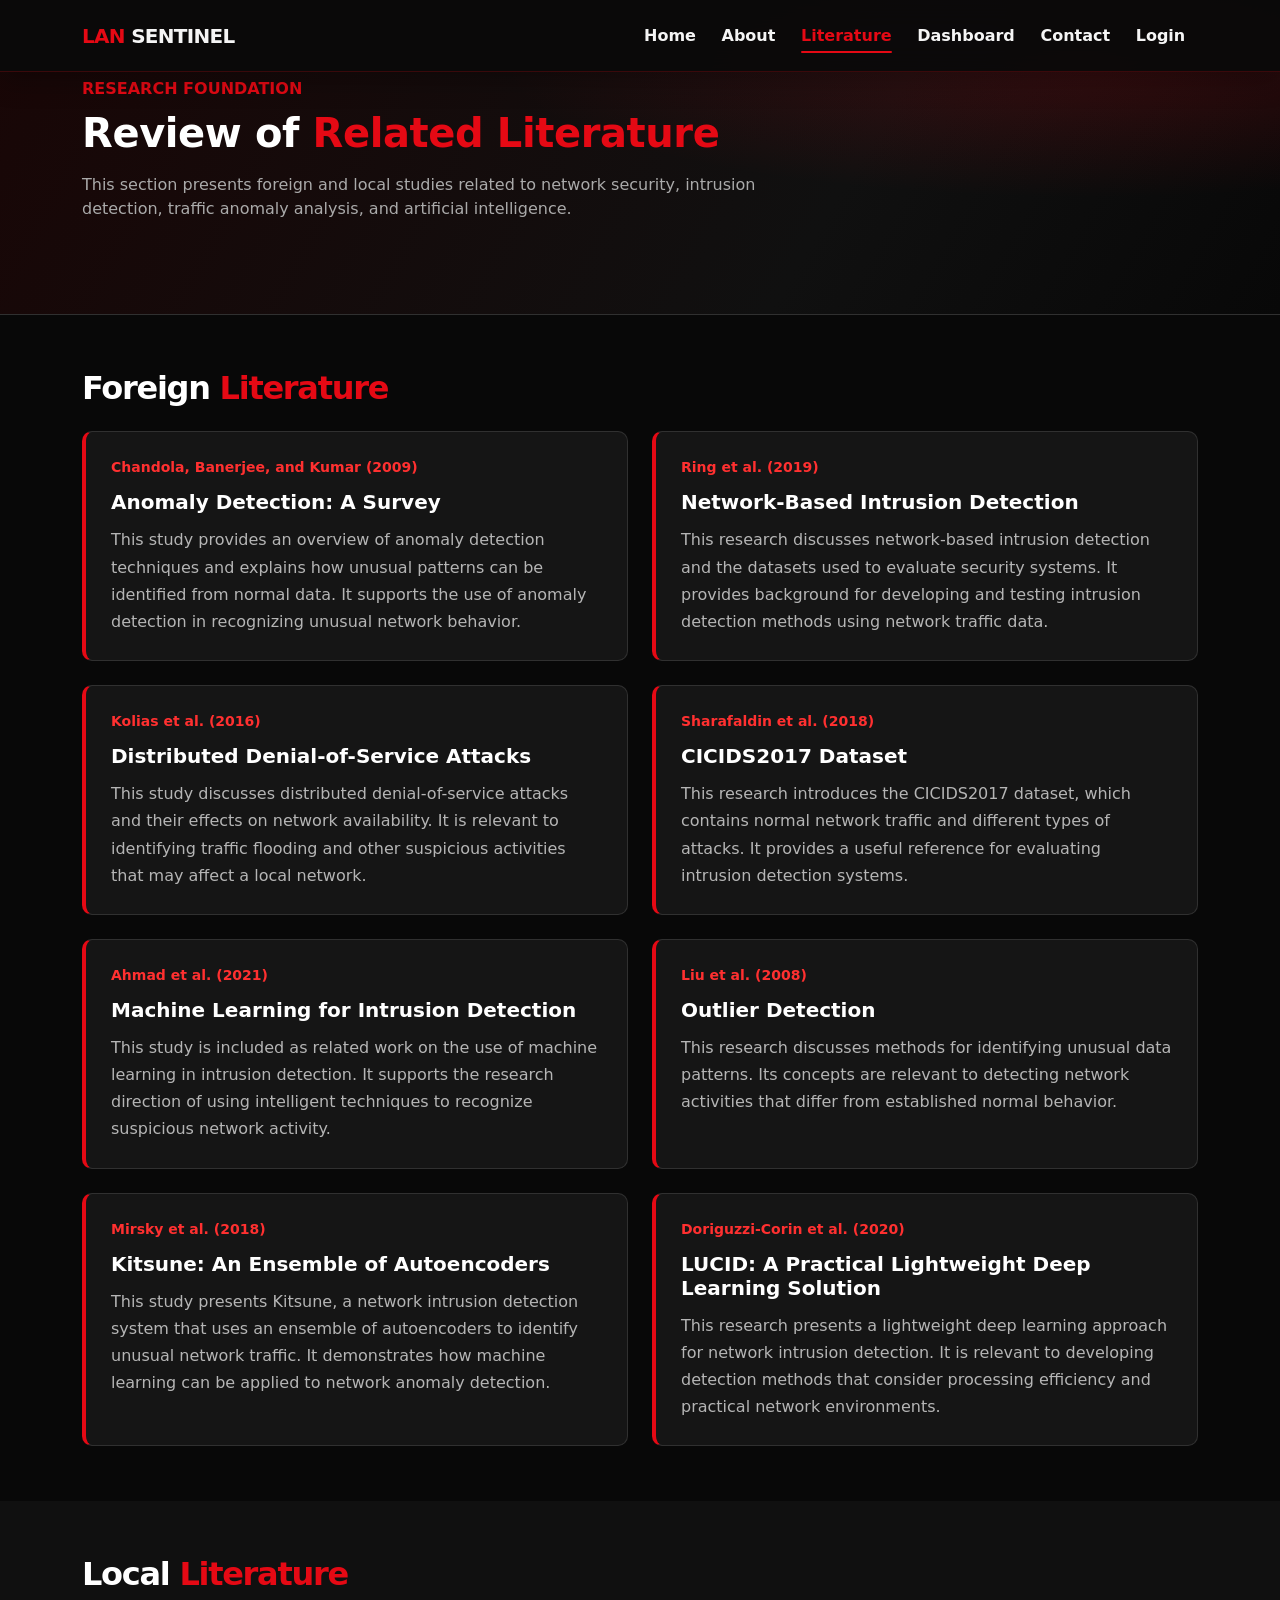
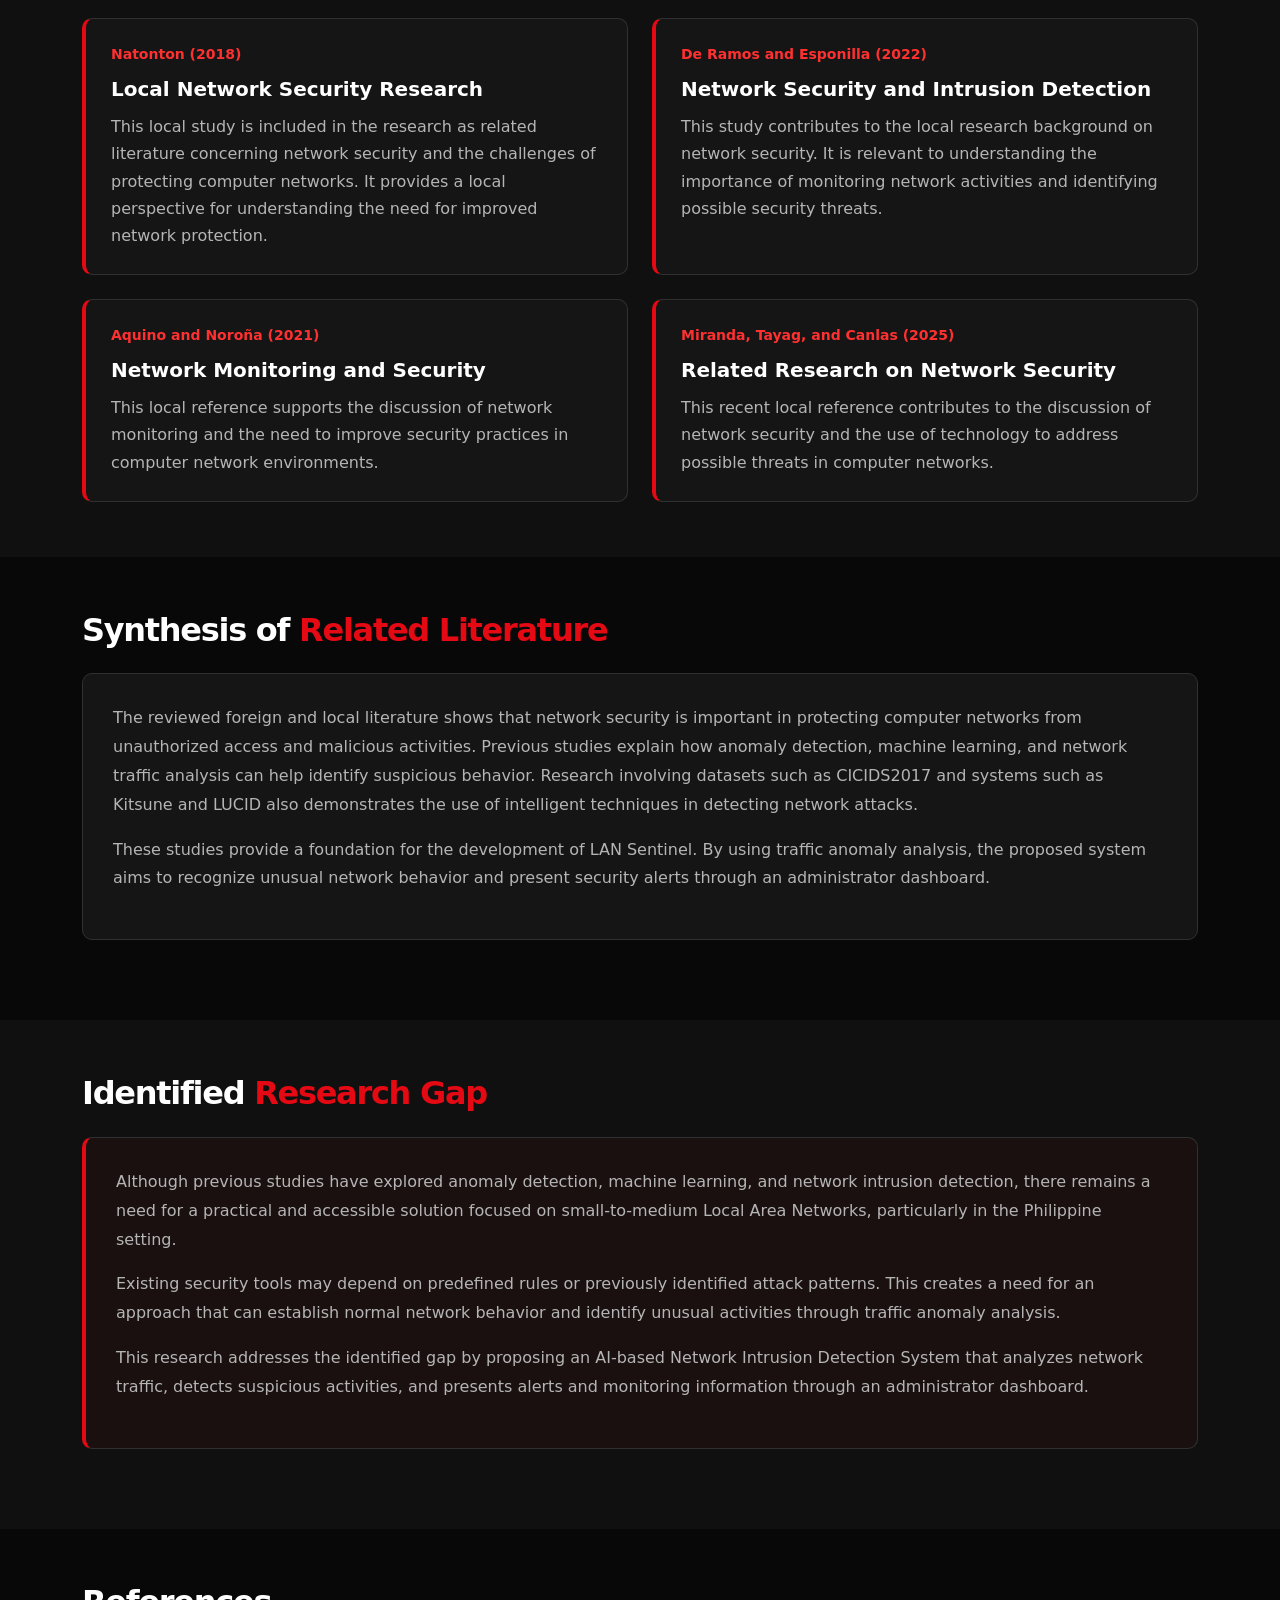
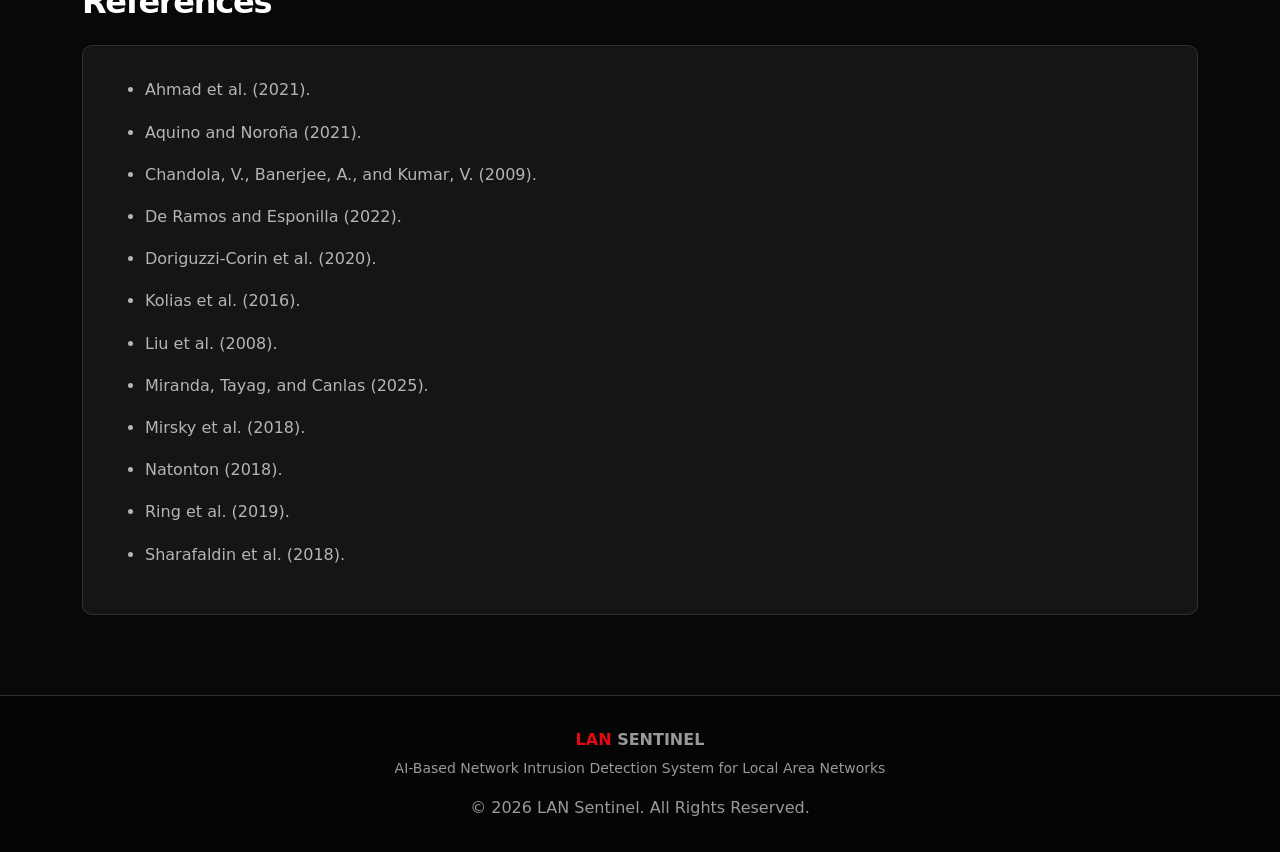
<file: pages/literature.html>
<!DOCTYPE html>
<html lang="en">
<head>
    <meta charset="UTF-8">
    <meta name="viewport" content="width=device-width, initial-scale=1.0">
    <title>LAN Sentinel | Related Literature</title>

    <link rel="icon" type="image/svg+xml" href="../assets/images/favicon.svg">
    <link href="../assets/css/bootstrap.min.css" rel="stylesheet">
    <link href="../assets/css/bootstrap-icons.min.css" rel="stylesheet">
    <link href="../assets/css/style.css" rel="stylesheet">
    <link href="../assets/css/project.css" rel="stylesheet">

    <style>
        body {
            background: #080808;
            color: #f5f5f5;
        }

        .navbar {
            background: #101010 !important;
            border-bottom: 1px solid #303030;
        }

        .navbar-brand,
        .nav-link {
            color: #f5f5f5 !important;
        }

        .nav-link:hover,
        .nav-link.active {
            color: #e50914 !important;
        }

        .page-header {
            padding: 100px 0 60px;
            background: linear-gradient(135deg, #080808, #1a0809);
            border-bottom: 1px solid #303030;
        }

        .page-header h1 {
            font-weight: 800;
            color: #fff;
        }

        .page-header h1 span {
            color: #e50914;
        }

        .page-header p {
            color: #aaa;
            max-width: 750px;
        }

        .literature-section {
            padding: 55px 0;
        }

        .section-title {
            color: #fff;
            font-weight: 700;
            margin-bottom: 25px;
        }

        .section-title span {
            color: #e50914;
        }

        .literature-card {
            background: #151515;
            border: 1px solid #303030;
            border-left: 4px solid #e50914;
            border-radius: 10px;
            padding: 25px;
            height: 100%;
            transition: 0.3s ease;
        }

        .literature-card:hover {
            transform: translateY(-5px);
            border-color: #e50914;
        }

        .literature-card h5 {
            color: #fff;
            font-weight: 700;
            margin-bottom: 12px;
        }

        .literature-card p {
            color: #b5b5b5;
            line-height: 1.7;
            margin-bottom: 0;
        }

        .author {
            color: #ff3030;
            font-size: 14px;
            font-weight: 600;
            margin-bottom: 12px;
        }

        .content-box {
            background: #151515;
            border: 1px solid #303030;
            border-radius: 10px;
            padding: 30px;
            margin-bottom: 25px;
        }

        .content-box p {
            color: #b5b5b5;
            line-height: 1.8;
        }

        .research-gap {
            border-left: 4px solid #e50914;
            background: #1a1010;
        }

        .reference-list li {
            color: #b5b5b5;
            margin-bottom: 15px;
            line-height: 1.7;
        }

        footer {
            background: #101010;
            border-top: 1px solid #303030;
            padding: 25px 0;
            color: #999;
        }

        @media (max-width: 768px) {
            .page-header {
                padding: 75px 0 45px;
            }

            .content-box {
                padding: 20px;
            }
        }
    </style>
</head>

<body>

<!-- NAVIGATION -->
<nav class="navbar navbar-expand-lg navbar-dark fixed-top">
    <div class="container">
        <a class="navbar-brand fw-bold" href="../index.html">
            <span style="color:#e50914;">LAN</span> SENTINEL
        </a>

        <button class="navbar-toggler" type="button"
                data-bs-toggle="collapse"
                data-bs-target="#navbarNav">
            <span class="navbar-toggler-icon"></span>
        </button>
<div class="collapse navbar-collapse" id="navbarNav">
            <ul class="navbar-nav ms-auto">
                <li class="nav-item">
                    <a class="nav-link" href="../index.html">Home</a>
                </li>
                <li class="nav-item">
                    <a class="nav-link" href="about.html">About</a>
                </li>
                <li class="nav-item">
                    <a class="nav-link active" href="literature.html">Literature</a>
                </li>
                <li class="nav-item">
                    <a class="nav-link" href="dashboard.html">Dashboard</a>
                </li>
                <li class="nav-item">
                    <a class="nav-link" href="contact.html">Contact</a>
                </li>
                <li class="nav-item">
                    <a class="nav-link" href="login.html">Login</a>
                </li>
            </ul>
        </div>
    </div>
</nav>

<!-- PAGE HEADER -->
<header class="page-header">
    <div class="container">
        <p class="text-uppercase fw-bold mb-2" style="color:#e50914;">
            Research Foundation
        </p>

        <h1>Review of <span>Related Literature</span></h1>

        <p class="mt-3">
            This section presents foreign and local studies related to
            network security, intrusion detection, traffic anomaly analysis,
            and artificial intelligence.
        </p>
    </div>
</header>

<!-- FOREIGN LITERATURE -->
<section class="literature-section">
    <div class="container">
        <h2 class="section-title">
            Foreign <span>Literature</span>
        </h2>

        <div class="row g-4">

            <div class="col-md-6">
                <div class="literature-card">
                    <div class="author">Chandola, Banerjee, and Kumar (2009)</div>
                    <h5>Anomaly Detection: A Survey</h5>
                    <p>
                        This study provides an overview of anomaly detection
                        techniques and explains how unusual patterns can be
                        identified from normal data. It supports the use of
                        anomaly detection in recognizing unusual network
                        behavior.
                    </p>
                </div>
            </div>

            <div class="col-md-6">
                <div class="literature-card">
                    <div class="author">Ring et al. (2019)</div>
                    <h5>Network-Based Intrusion Detection</h5>
                    <p>
                        This research discusses network-based intrusion
                        detection and the datasets used to evaluate security
                        systems. It provides background for developing and
                        testing intrusion detection methods using network
                        traffic data.
                    </p>
                </div>
            </div>

            <div class="col-md-6">
                <div class="literature-card">
                    <div class="author">Kolias et al. (2016)</div>
                    <h5>Distributed Denial-of-Service Attacks</h5>
                    <p>
                        This study discusses distributed denial-of-service
                        attacks and their effects on network availability.
                        It is relevant to identifying traffic flooding and
                        other suspicious activities that may affect a
                        local network.
                    </p>
                </div>
            </div>

            <div class="col-md-6">
                <div class="literature-card">
                    <div class="author">Sharafaldin et al. (2018)</div>
                    <h5>CICIDS2017 Dataset</h5>
<p>
                        This research introduces the CICIDS2017 dataset,
                        which contains normal network traffic and different
                        types of attacks. It provides a useful reference
                        for evaluating intrusion detection systems.
                    </p>
                </div>
            </div>

            <div class="col-md-6">
                <div class="literature-card">
                    <div class="author">Ahmad et al. (2021)</div>
                    <h5>Machine Learning for Intrusion Detection</h5>
                    <p>
                        This study is included as related work on the use
                        of machine learning in intrusion detection. It
                        supports the research direction of using intelligent
                        techniques to recognize suspicious network activity.
                    </p>
                </div>
            </div>

            <div class="col-md-6">
                <div class="literature-card">
                    <div class="author">Liu et al. (2008)</div>
                    <h5>Outlier Detection</h5>
                    <p>
                        This research discusses methods for identifying
                        unusual data patterns. Its concepts are relevant
                        to detecting network activities that differ from
                        established normal behavior.
                    </p>
                </div>
            </div>

            <div class="col-md-6">
                <div class="literature-card">
                    <div class="author">Mirsky et al. (2018)</div>
                    <h5>Kitsune: An Ensemble of Autoencoders</h5>
                    <p>
                        This study presents Kitsune, a network intrusion
                        detection system that uses an ensemble of
                        autoencoders to identify unusual network traffic.
                        It demonstrates how machine learning can be applied
                        to network anomaly detection.
                    </p>
                </div>
            </div>

            <div class="col-md-6">
                <div class="literature-card">
                    <div class="author">Doriguzzi-Corin et al. (2020)</div>
                    <h5>LUCID: A Practical Lightweight Deep Learning Solution</h5>
                    <p>
                        This research presents a lightweight deep learning
                        approach for network intrusion detection. It is
                        relevant to developing detection methods that
                        consider processing efficiency and practical
                        network environments.
                    </p>
                </div>
            </div>

        </div>
    </div>
</section>

<!-- LOCAL LITERATURE -->
<section class="literature-section" style="background:#101010;">
    <div class="container">
        <h2 class="section-title">
            Local <span>Literature</span>
        </h2>

        <div class="row g-4">

            <div class="col-md-6">
                <div class="literature-card">
                    <div class="author">Natonton (2018)</div>
                    <h5>Local Network Security Research</h5>
                    <p>
                        This local study is included in the research as
                        related literature concerning network security
                        and the challenges of protecting computer networks.
                        It provides a local perspective for understanding
                        the need for improved network protection.
                    </p>
                </div>
            </div>

            <div class="col-md-6">
<div class="literature-card">
                    <div class="author">De Ramos and Esponilla (2022)</div>
                    <h5>Network Security and Intrusion Detection</h5>
                    <p>
                        This study contributes to the local research
                        background on network security. It is relevant
                        to understanding the importance of monitoring
                        network activities and identifying possible
                        security threats.
                    </p>
                </div>
            </div>

            <div class="col-md-6">
                <div class="literature-card">
                    <div class="author">Aquino and Noroña (2021)</div>
                    <h5>Network Monitoring and Security</h5>
                    <p>
                        This local reference supports the discussion
                        of network monitoring and the need to improve
                        security practices in computer network environments.
                    </p>
                </div>
            </div>

            <div class="col-md-6">
                <div class="literature-card">
                    <div class="author">Miranda, Tayag, and Canlas (2025)</div>
                    <h5>Related Research on Network Security</h5>
                    <p>
                        This recent local reference contributes to the
                        discussion of network security and the use of
                        technology to address possible threats in
                        computer networks.
                    </p>
                </div>
            </div>

        </div>
    </div>
</section>

<!-- SYNTHESIS -->
<section class="literature-section">
    <div class="container">
        <h2 class="section-title">
            Synthesis of <span>Related Literature</span>
        </h2>

        <div class="content-box">
            <p>
                The reviewed foreign and local literature shows that
                network security is important in protecting computer
                networks from unauthorized access and malicious activities.
                Previous studies explain how anomaly detection, machine
                learning, and network traffic analysis can help identify
                suspicious behavior. Research involving datasets such as
                CICIDS2017 and systems such as Kitsune and LUCID also
                demonstrates the use of intelligent techniques in
                detecting network attacks.
            </p>

            <p>
                These studies provide a foundation for the development
                of LAN Sentinel. By using traffic anomaly analysis, the
                proposed system aims to recognize unusual network behavior
                and present security alerts through an administrator
                dashboard.
            </p>
        </div>
    </div>
</section>

<!-- RESEARCH GAP -->
<section class="literature-section" style="background:#101010;">
    <div class="container">
        <h2 class="section-title">
            Identified <span>Research Gap</span>
        </h2>

        <div class="content-box research-gap">
            <p>
                Although previous studies have explored anomaly detection,
                machine learning, and network intrusion detection, there
                remains a need for a practical and accessible solution
                focused on small-to-medium Local Area Networks, particularly
                in the Philippine setting.
            </p>

            <p>
                Existing security tools may depend on predefined rules
                or previously identified attack patterns. This creates
                a need for an approach that can establish normal network
                behavior and identify unusual activities through traffic
                anomaly analysis.
            </p>
<p>
                This research addresses the identified gap by proposing
                an AI-based Network Intrusion Detection System that
                analyzes network traffic, detects suspicious activities,
                and presents alerts and monitoring information through
                an administrator dashboard.
            </p>
        </div>
    </div>
</section>

<!-- REFERENCES -->
<section class="literature-section">
    <div class="container">
        <h2 class="section-title">
            References
        </h2>

        <div class="content-box">
            <ul class="reference-list">
                <li>Ahmad et al. (2021).</li>
                <li>Aquino and Noroña (2021).</li>
                <li>Chandola, V., Banerjee, A., and Kumar, V. (2009).</li>
                <li>De Ramos and Esponilla (2022).</li>
                <li>Doriguzzi-Corin et al. (2020).</li>
                <li>Kolias et al. (2016).</li>
                <li>Liu et al. (2008).</li>
                <li>Miranda, Tayag, and Canlas (2025).</li>
                <li>Mirsky et al. (2018).</li>
                <li>Natonton (2018).</li>
                <li>Ring et al. (2019).</li>
                <li>Sharafaldin et al. (2018).</li>
            </ul>
        </div>
    </div>
</section>

<!-- FOOTER -->
<footer>
    <div class="container text-center">
        <p class="mb-1">
            <strong><span style="color:#e50914;">LAN</span> SENTINEL</strong>
        </p>
        <small>
            AI-Based Network Intrusion Detection System for Local Area Networks
        </small>
        <p class="mt-3 mb-0">
            © 2026 LAN Sentinel. All Rights Reserved.
        </p>
    </div>
</footer>

<script src="../assets/js/bootstrap.bundle.min.js"></script>

</body>
</html>
</file>
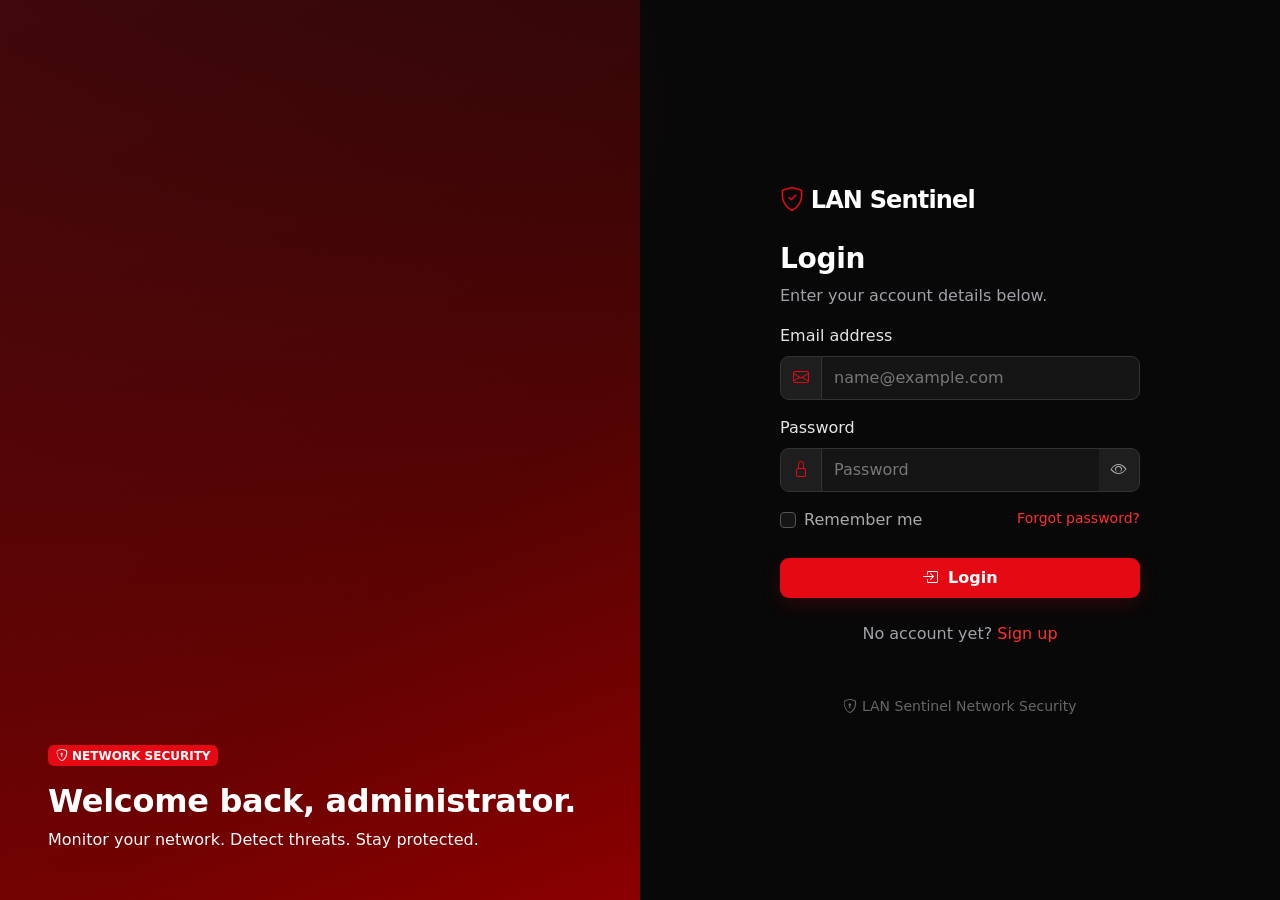
<file: pages/login.html>
<!DOCTYPE html>
<html lang="en">
<head>
  <meta charset="UTF-8">
  <meta name="viewport" content="width=device-width, initial-scale=1">
  <title>LAN Sentinel | Login</title>

  <link rel="icon" type="image/svg+xml" href="../assets/images/favicon.svg">
  <link href="../assets/css/bootstrap.min.css" rel="stylesheet">
  <link href="../assets/css/bootstrap-icons.min.css" rel="stylesheet">
  <link href="../assets/css/style.css" rel="stylesheet">
  <link href="../assets/css/project.css" rel="stylesheet">

  <style>
    body {
      background: #080808;
      color: #f5f5f5;
    }

    .auth-wrapper {
      min-height: 100vh;
    }

    .auth-image {
      background:
        linear-gradient(to top, rgba(0,0,0,.95), rgba(0,0,0,.15)),
        url("../images/login-bg.jpg") center/cover no-repeat,
        #151515;
      min-height: 100vh;
      position: relative;
    }

    .auth-image::before {
      content: "";
      position: absolute;
      inset: 0;
      background: linear-gradient(135deg, rgba(229,9,20,.25), transparent 65%);
      pointer-events: none;
    }

    .auth-image > div {
      position: relative;
      z-index: 1;
    }

    .login-panel {
      width: 100%;
      max-width: 400px;
      padding: 20px;
    }

    .login-panel h3 {
      color: #fff;
    }

    .login-panel p {
      color: #a1a1aa;
    }

    .login-brand {
      color: #fff !important;
    }

    .login-brand i {
      color: #e50914;
    }

    .form-label {
      color: #e5e5e5;
    }

    .input-group-text {
      background: #1e1e1e;
      color: #e50914;
      border-color: #333;
    }

    .form-control {
      background: #151515;
      color: #fff;
      border-color: #333;
    }

    .form-control:focus {
      background: #151515;
      color: #fff;
      border-color: #e50914;
      box-shadow: 0 0 0 .2rem rgba(229,9,20,.15);
    }

    .form-control::placeholder {
      color: #777;
    }

    .form-check-label {
      color: #aaa;
    }

    .form-check-input {
      background-color: #151515;
      border-color: #555;
    }

    .form-check-input:checked {
      background-color: #e50914;
      border-color: #e50914;
    }

    .login-panel a:not(.navbar-brand) {
      color: #ff3030;
      text-decoration: none;
    }

    .login-panel a:not(.navbar-brand):hover {
      color: #ff6666;
      text-decoration: underline;
    }

    .btn-login {
      background: #e50914;
      color: #fff;
      border: none;
      font-weight: 600;
      transition: .2s ease;
    }

    .btn-login:hover {
      background: #b80710;
      color: #fff;
      box-shadow: 0 0 18px rgba(229,9,20,.25);
    }

    .password-toggle {
      background: #1e1e1e;
      color: #aaa;
      border: 1px solid #333;
      border-left: 0;
    }

    .password-toggle:hover {
      color: #e50914;
    }

    @media (max-width: 991px) {
      .auth-image {
        min-height: 280px;
      }
    }
  </style>
</head>

<body>
  <div class="container-fluid">
    <div class="row auth-wrapper">

      <!-- Image side -->
      <div class="col-lg-6 auth-image login d-flex align-items-end p-5">
        <div class="text-white">
          <span class="badge mb-3" style="background:#e50914;">
            <i class="bi bi-shield-lock"></i> NETWORK SECURITY
          </span>
          <h2 class="fw-bold">Welcome back, administrator.</h2>
          <p class="mb-0 text-light">
            Monitor your network. Detect threats. Stay protected.
          </p>
        </div>
      </div>

      <!-- Login form -->
      <div class="col-lg-6 d-flex align-items-center justify-content-center py-5">
        <div class="login-panel">

          <a href="../index.html"
             class="navbar-brand login-brand fw-bold fs-4 text-decoration-none d-block mb-4">
            <i class="bi bi-shield-check"></i> LAN Sentinel
          </a>

          <h3 class="fw-bold">Login</h3>
          <p>Enter your account details below.</p>

          <form id="loginForm">
<div class="mb-3">
              <label for="email" class="form-label">Email address</label>
              <div class="input-group">
                <span class="input-group-text">
                  <i class="bi bi-envelope"></i>
                </span>
                <input
                  type="email"
                  class="form-control"
                  id="email"
                  placeholder="name@example.com"
                  required
                >
              </div>
            </div>

            <div class="mb-3">
              <label for="password" class="form-label">Password</label>
              <div class="input-group">
                <span class="input-group-text">
                  <i class="bi bi-lock"></i>
                </span>
                <input
                  type="password"
                  class="form-control"
                  id="password"
                  placeholder="Password"
                  required
                >
                <button
                  class="btn password-toggle"
                  type="button"
                  id="togglePassword"
                  aria-label="Show password"
                >
                  <i class="bi bi-eye" id="eyeIcon"></i>
                </button>
              </div>
            </div>

            <div class="d-flex justify-content-between mb-4">
              <div class="form-check">
                <input
                  class="form-check-input"
                  type="checkbox"
                  id="remember"
                >
                <label class="form-check-label" for="remember">
                  Remember me
                </label>
              </div>

              <a href="#" class="small" id="forgotPassword">
                Forgot password?
              </a>
            </div>

            <button type="submit" class="btn btn-login w-100 py-2">
              <i class="bi bi-box-arrow-in-right me-1"></i> Login
            </button>

          </form>

          <p class="text-center mt-4 mb-0">
            No account yet?
            <a href="signup.html">Sign up</a>
          </p>

          <div class="text-center mt-5">
            <small style="color:#666;">
              <i class="bi bi-shield-lock"></i>
              LAN Sentinel Network Security
            </small>
          </div>

        </div>
      </div>

    </div>
  </div>

  <script src="../assets/js/bootstrap.bundle.min.js"></script>

  <script>
    // Show or hide password
    const passwordInput = document.getElementById("password");
    const togglePassword = document.getElementById("togglePassword");
    const eyeIcon = document.getElementById("eyeIcon");

    togglePassword.addEventListener("click", function () {
      const isPassword = passwordInput.type === "password";

      passwordInput.type = isPassword ? "text" : "password";
      eyeIcon.className = isPassword ? "bi bi-eye-slash" : "bi bi-eye";

      togglePassword.setAttribute(
        "aria-label",
        isPassword ? "Hide password" : "Show password"
      );
    });

    // Front-end account check. For production, replace this with secure server authentication.
    document.getElementById("loginForm").addEventListener("submit", function (event) {
      event.preventDefault();
      const email = document.getElementById("email").value.trim().toLowerCase();
      const password = document.getElementById("password").value;
      const account = JSON.parse(localStorage.getItem("lanSentinelAccount") || "null");
      if (!account || account.email !== email || account.password !== password) {
        alert("Account not found or password is incorrect. Please sign up first or check your details.");
        return;
      }
      localStorage.setItem("lanSentinelAuthenticated", "true");
      localStorage.setItem("lanSentinelUser", JSON.stringify({name: account.name, email: account.email, role: account.role}));
      window.location.href = "dashboard.html";
    });

    document.getElementById("forgotPassword").addEventListener("click", function (event) {
      event.preventDefault();
      alert("Password recovery requires a configured account service. Please contact your system administrator.");
    });
  </script>
</body>
</html>
</file>
<file: assets/css/style.css>
/* LAN SENTINEL - BLACK & RED CYBERSECURITY THEME */

:root {
  --brand: #e50914;
  --brand-dark: #a00008;
  --background: #080808;
  --surface: #151515;
  --surface-light: #1e1e1e;
  --text: #f5f5f5;
  --muted: #a1a1aa;
  --border: #303030;
}

body {
  background-color: var(--background);
  color: var(--text);
}

/* Navigation */
.navbar {
  background-color: #0b0b0b !important;
  border-bottom: 1px solid var(--border);
}

.navbar-brand,
.nav-link {
  color: var(--text) !important;
}

.navbar-brand i,
.text-brand {
  color: var(--brand) !important;
}

.nav-link:hover,
.nav-link.active {
  color: var(--brand) !important;
}

.navbar-toggler {
  border-color: var(--brand);
}

.navbar-toggler-icon {
  filter: invert(1);
}

/* Buttons */
.btn-brand {
  background: var(--brand);
  border-color: var(--brand);
  color: #fff;
}

.btn-brand:hover {
  background: var(--brand-dark);
  border-color: var(--brand-dark);
  color: #fff;
  box-shadow: 0 0 15px rgba(229, 9, 20, .35);
}

.btn-outline-secondary {
  color: #fff;
  border-color: #555;
}

.btn-outline-secondary:hover {
  background: var(--brand);
  border-color: var(--brand);
  color: #fff;
}

.btn-outline-light:hover {
  background: var(--brand);
  border-color: var(--brand);
}

/* Hero */
.hero {
  min-height: 80vh;
  background:
    linear-gradient(rgba(0,0,0,.88), rgba(20,0,0,.88)),
    url("../images/hero.jpg") center/cover no-repeat;
  color: #fff;
  display: flex;
  align-items: center;
}

.hero h1 {
  color: #fff;
}

.hero .lead {
  color: #ccc;
}

/* Sections */
section {
  background-color: var(--background);
}

.bg-white {
  background-color: #101010 !important;
}

.text-muted {
  color: var(--muted) !important;
}

h1, h2, h3, h4, h5, h6 {
  color: #fff;
}

/* Cards */
.card {
  background-color: var(--surface) !important;
  color: var(--text);
  border: 1px solid var(--border) !important;
}

.feature-icon {
  width: 56px;
  height: 56px;
  display: inline-flex;
  align-items: center;
  justify-content: center;
  border-radius: 50%;
  background: rgba(229, 9, 20, .12);
  color: var(--brand);
  font-size: 1.5rem;
  border: 1px solid rgba(229, 9, 20, .25);
}

.card-hover {
  transition: transform .2s, box-shadow .2s;
}

.card-hover:hover {
  transform: translateY(-6px);
  box-shadow: 0 0 20px rgba(229, 9, 20, .15);
  border-color: var(--brand) !important;
}

.card-img-top {
  height: 200px;
  object-fit: cover;
}

/* Authentication pages */
.auth-wrapper {
  min-height: 100vh;
  background: var(--background);
}

.auth-image {
  background-size: cover;
  background-position: center;
  min-height: 250px;
}

.auth-image.login {
  background-image:
    linear-gradient(rgba(0,0,0,.75), rgba(80,0,0,.65)),
    url("../images/login.jpg");
}

.auth-image.signup {
  background-image:
    linear-gradient(rgba(0,0,0,.75), rgba(80,0,0,.65)),
    url("../images/signup.jpg");
}

/* Forms */
.form-control,
.form-select {
  background-color: #1b1b1b;
  color: #fff;
  border: 1px solid #444;
}

.form-control:focus,
.form-select:focus {
  background-color: #222;
  color: #fff;
  border-color: var(--brand);
  box-shadow: 0 0 0 .2rem rgba(229, 9, 20, .15);
}

.form-control::placeholder {
  color: #888;
}

.form-label {
  color: #ddd;
}

/* Dashboard */
.sidebar {
  min-height: 100vh;
  background: #0b0b0b;
  border-right: 1px solid var(--border);
}

.sidebar .nav-link {
  color: #aaa !important;
  border-radius: .5rem;
}

.sidebar .nav-link:hover,
.sidebar .nav-link.active {
  background: rgba(229, 9, 20, .15);
  color: #fff !important;
  border-left: 3px solid var(--brand);
}

.stat-card i {
  font-size: 2rem;
  color: var(--brand);
}

/* Tables */
.table {
  --bs-table-bg: #151515;
  --bs-table-color: #fff;
  --bs-table-border-color: #333;
  --bs-table-striped-bg: #1c1c1c;
  --bs-table-striped-color: #fff;
  --bs-table-hover-bg: #252525;
  --bs-table-hover-color: #fff;
}

/* Badges */
.badge.text-bg-light {
  background: #222 !important;
  color: #fff !important;
  border-color: #444 !important;
}

/* Alerts */
.alert {
  background-color: #1b1b1b;
  color: #eee;
  border-color: var(--border);
}

/* Footer */
footer {
  background-color: #050505 !important;
  border-top: 1px solid var(--border);
  color: #fff;
}

footer a {
  text-decoration: none;
}

footer a:hover {
  color: var(--brand) !important;
}

/* Scrollbar */
::-webkit-scrollbar {
  width: 8px;
}

::-webkit-scrollbar-track {
  background: #080808;
}

::-webkit-scrollbar-thumb {
  background: #8b0000;
  border-radius: 10px;
}

::-webkit-scrollbar-thumb:hover {
  background: #e50914;
}

/* Mobile */
@media (max-width: 991px) {
  .navbar-collapse {
    background: #0b0b0b;
    padding: 15px;
  }

  .hero {
    min-height: 70vh;
    padding: 60px 0;
  }
}
</file>
<file: assets/css/project.css>
/* LAN SENTINEL - BLACK & RED THEME */

:root {
  --brand: #e50914;
  --brand-dark: #a00008;
  --ink: #080808;
  --signal: #ff3030;
  --paper: #080808;
  --line: #303030;
}

body {
  background: var(--paper);
  color: #f5f5f5;
}

h1, h2, h3 {
  letter-spacing: -.01em;
  color: #fff;
}

.btn-brand {
  background: var(--brand);
  border-color: var(--brand);
  color: #fff;
}

.btn-brand:hover,
.btn-brand:focus {
  background: var(--brand-dark);
  border-color: var(--brand-dark);
  color: #fff;
}

.text-brand {
  color: var(--brand) !important;
}

.bg-brand {
  background: var(--brand) !important;
}

/* Hero */
.hero {
  background: linear-gradient(135deg, #080808, #240000) !important;
  padding: 5rem 0;
  border-bottom: 1px solid #3b0000;
}

.hero::before {
  display: none !important;
}

.hero p {
  color: #c5c5c5;
}

/* Authentication */
.auth-image {
  background: linear-gradient(160deg, #080808, #8b0000) !important;
}

/* Dashboard */
.sidebar {
  background: #080808 !important;
  border-right: 1px solid var(--line);
}

/* Panels */
.panel {
  background: #151515;
  color: #f5f5f5;
  border: 1px solid var(--line);
  border-left: 4px solid var(--brand);
  border-radius: .5rem;
  padding: 1.25rem;
}

.panel.warn {
  border-left-color: var(--signal);
}

/* Content */
.lead-narrow {
  max-width: 62ch;
}

/* Links and focus */
a {
  color: #ff3333;
}

a:hover {
  color: #ff7777;
}

a:focus-visible,
button:focus-visible,
input:focus-visible,
textarea:focus-visible,
select:focus-visible {
  outline: 3px solid var(--signal);
  outline-offset: 2px;
}

/* Red accent */
::selection {
  background: #e50914;
  color: #fff;
}
/* ==========================================================
   LAN SENTINEL — VISUAL POLISH LAYER
   Preserves the original black-and-red theme and page layout.
   ========================================================== */
:root {
  --brand: #e50914;
  --brand-dark: #a00008;
  --ls-glow: rgba(229, 9, 20, .22);
  --ls-panel: #141414;
  --ls-panel-2: #1b1b1b;
  --ls-border: #303030;
}
html { scroll-behavior: smooth; scroll-padding-top: 84px; }
body { -webkit-font-smoothing: antialiased; text-rendering: optimizeLegibility; }
::selection { background: #e50914; color: #fff; }

/* Navigation: retain the existing links and Bootstrap collapse behavior. */
.navbar.sticky-top, .navbar.fixed-top {
  min-height: 72px;
  background: rgba(10,10,10,.94) !important;
  border-bottom: 1px solid rgba(229,9,20,.22);
  box-shadow: 0 8px 28px rgba(0,0,0,.28) !important;
  backdrop-filter: blur(14px);
  -webkit-backdrop-filter: blur(14px);
}
.navbar-brand { letter-spacing: -.035em; transition: transform .2s ease; }
.navbar-brand:hover { transform: translateY(-1px); }
.navbar .nav-link {
  position: relative;
  padding: .65rem .8rem !important;
  font-weight: 600;
  transition: color .2s ease, background .2s ease;
}
.navbar .nav-link::after {
  content: ""; position: absolute; left: .8rem; right: calc(100% - .8rem);
  bottom: .3rem; height: 2px; border-radius: 4px; background: var(--brand);
  transition: right .22s ease;
}
.navbar .nav-link:hover::after, .navbar .nav-link.active::after { right: .8rem; }
.navbar .btn { border-radius: 8px; padding: .55rem 1rem; font-weight: 650; }
.navbar-toggler { box-shadow: none !important; }

/* Buttons and links. */
.btn { border-radius: 9px; font-weight: 650; transition: transform .2s ease, box-shadow .2s ease, background .2s ease; }
.btn:hover { transform: translateY(-2px); }
.btn-brand, .btn-login { box-shadow: 0 7px 20px rgba(229,9,20,.16); }
.btn-brand:hover, .btn-login:hover { box-shadow: 0 10px 26px rgba(229,9,20,.28); }
a { transition: color .18s ease; }

/* Landing hero: keep the current two-column structure and red/black palette. */
.hero {
  position: relative; isolation: isolate; overflow: hidden;
  min-height: 610px; padding: clamp(4rem, 8vw, 7rem) 0 !important;
  background: radial-gradient(ellipse at 82% 45%, rgba(229,9,20,.19), transparent 38%),
              radial-gradient(ellipse at 10% 0%, rgba(130,0,0,.2), transparent 42%),
              linear-gradient(130deg, #070707 0%, #160707 54%, #090909 100%) !important;
  border-bottom: 1px solid rgba(229,9,20,.28);
}
.hero::after {
  content: ""; position: absolute; z-index: -1; inset: 0; pointer-events: none;
  opacity: .16;
  background-image: linear-gradient(rgba(255,255,255,.045) 1px, transparent 1px), linear-gradient(90deg, rgba(255,255,255,.045) 1px, transparent 1px);
  background-size: 46px 46px;
  mask-image: linear-gradient(90deg, transparent, #000 45%, #000);
}
.hero h1 { max-width: 13ch; font-size: clamp(2.45rem, 5vw, 4.4rem); line-height: 1.07; letter-spacing: -.055em; }
.hero .lead { max-width: 58ch; color: #c8c8c8; font-size: clamp(1rem, 1.4vw, 1.18rem); line-height: 1.8; }
.hero img { filter: drop-shadow(0 22px 42px rgba(229,9,20,.12)); animation: ls-float 6s ease-in-out infinite; }
@keyframes ls-float { 0%,100% { transform: translateY(0); } 50% { transform: translateY(-9px); } }

/* Section rhythm and headings. */
section { position: relative; }
section.py-5 > .container { padding-top: .75rem; padding-bottom: .75rem; }
section h2 { letter-spacing: -.04em; line-height: 1.15; }
section .text-center > p { max-width: 62ch; margin-left: auto; margin-right: auto; }

/* Cards: preserve existing Bootstrap grid/card structure. */
.card {
  border-radius: 15px !important;
  overflow: hidden;
  box-shadow: 0 12px 32px rgba(0,0,0,.16);
  transition: transform .25s ease, border-color .25s ease, box-shadow .25s ease;
}
.card-hover:hover {
  transform: translateY(-7px);
  border-color: rgba(229,9,20,.68) !important;
  box-shadow: 0 18px 42px rgba(0,0,0,.34), 0 0 24px rgba(229,9,20,.09);
}
.feature-icon { border-radius: 16px; box-shadow: inset 0 0 18px rgba(229,9,20,.08); }

/* Study pages and content panels. */
.page-header {
  position: relative; overflow: hidden;
  background: radial-gradient(ellipse at 85% 20%, rgba(229,9,20,.18), transparent 38%), linear-gradient(120deg,#190606,#101010 65%,#080808) !important;
  padding-top: clamp(3rem, 6vw, 5rem) !important;
  padding-bottom: clamp(3rem, 6vw, 5rem) !important;
}
.panel, .study-image { border-radius: 14px !important; box-shadow: 0 12px 30px rgba(0,0,0,.18); }

/* Dashboard: polish existing cards, tables and sidebar without changing layout. */
.sidebar { position: sticky; top: 0; height: 100vh; padding-top: 1.5rem !important; }
.sidebar-brand { letter-spacing: -.035em; }
.sidebar .nav-link { padding: .8rem .9rem; margin-bottom: .2rem; transition: background .2s ease, transform .2s ease, color .2s ease; }
.sidebar .nav-link:hover { transform: translateX(3px); }
.dashboard-main { background-image: radial-gradient(ellipse at 92% 0%, rgba(229,9,20,.055), transparent 34%); }
.dashboard-topbar { min-height: 66px; position: sticky; top: 0; z-index: 1020; }
.dashboard-title { padding-top: .35rem; padding-bottom: .35rem; }
.stat-card, .dashboard-main .card { border-radius: 13px !important; box-shadow: 0 10px 28px rgba(0,0,0,.16); }
.table { border-color: #303030; }
.table-responsive { border-radius: 10px; }
.progress { overflow: hidden; }
.dropdown-menu { border-radius: 10px; box-shadow: 0 14px 34px rgba(0,0,0,.35); }

/* Forms and authentication. */
.auth-wrapper { background: radial-gradient(ellipse at 12% 12%, rgba(229,9,20,.09), transparent 35%), #080808; }
.login-panel, .auth-wrapper form { animation: ls-enter .45s ease both; }
.form-control, .form-select { border-radius: 9px; min-height: 44px; }
.form-control:focus, .form-select:focus { box-shadow: 0 0 0 .22rem rgba(229,9,20,.16); }
.input-group-text { border-radius: 9px 0 0 9px; }
@keyframes ls-enter { from { opacity: 0; transform: translateY(12px); } to { opacity: 1; transform: translateY(0); } }

/* Footer and accessibility. */
footer { padding-top: 2rem !important; padding-bottom: 2rem !important; }
:focus-visible { outline: 2px solid #ff4b55 !important; outline-offset: 3px; }
@media (prefers-reduced-motion: reduce) {
  *, *::before, *::after { scroll-behavior: auto !important; animation-duration: .01ms !important; animation-iteration-count: 1 !important; transition-duration: .01ms !important; }
}
@media (max-width: 991px) {
  .navbar-collapse { margin-top: .6rem; border: 1px solid #292929; border-radius: 12px; box-shadow: 0 16px 30px rgba(0,0,0,.28); }
  .navbar .nav-link::after { display: none; }
  .hero { min-height: auto; text-align: center; }
  .hero h1, .hero .lead { margin-left: auto; margin-right: auto; }
  .hero img { max-width: 560px; margin: 0 auto; }
  .sidebar { position: static; height: auto; }
}
@media (max-width: 575px) {
  .hero { padding: 3.5rem 0 !important; }
  .hero h1 { font-size: clamp(2.2rem, 11vw, 3.2rem); }
  .hero .btn { width: 100%; margin: .35rem 0 !important; }
  section.py-5 > .container { padding-top: .25rem; padding-bottom: .25rem; }
}

/* Landing-page refinement: retain the established black/red LAN Sentinel theme. */
.hero-home{min-height:min(790px,calc(100vh - 70px));padding:clamp(4.5rem,8vw,7.5rem) 0!important;background:radial-gradient(ellipse at 82% 48%,rgba(229,9,20,.22),transparent 34%),radial-gradient(ellipse at 12% 10%,rgba(130,0,0,.17),transparent 38%),linear-gradient(130deg,#060606 0%,#160607 58%,#080808 100%)!important}.hero-home .container{position:relative;z-index:1}.hero-home h1{max-width:12ch;font-size:clamp(2.7rem,5.4vw,5rem);line-height:1.02;letter-spacing:-.06em;text-wrap:balance}.hero-home h1:after{content:"";display:block;width:76px;height:4px;margin-top:25px;border-radius:8px;background:linear-gradient(90deg,#e50914,transparent)}.hero-home .lead{max-width:56ch;line-height:1.85;color:#c5c5c5}.hero-home img{max-height:430px;filter:drop-shadow(0 25px 55px rgba(229,9,20,.2));animation:heroFloat 7s ease-in-out infinite}@keyframes heroFloat{0%,100%{transform:translateY(0)}50%{transform:translateY(-10px)}}
.home-features,.home-attacks{background:linear-gradient(180deg,#090909,#101010 55%,#090909)!important}.home-baseline{background:radial-gradient(ellipse at 12% 50%,rgba(229,9,20,.09),transparent 40%),#0c0c0c!important;border-top:1px solid #242424;border-bottom:1px solid #242424}.home-cta{background:radial-gradient(ellipse at 50% 0%,rgba(229,9,20,.17),transparent 55%),#10090a!important}.home-cta h2{font-size:clamp(1.8rem,3vw,2.7rem)}body:has(.hero-home) section h2{color:#fff}.home-features .card,.home-attacks .card{background:linear-gradient(145deg,#1a1a1a,#111)!important;border:1px solid #303030!important;color:#f4f4f4}.home-features .card p,.home-attacks .card p{color:#aaa!important}.feature-icon{width:58px;height:58px;display:grid;place-items:center;background:linear-gradient(145deg,#321014,#1a0b0d);border:1px solid #5b1b22;color:#ff303b;font-size:1.4rem}.home-baseline p,.home-baseline li,.home-cta p{color:#b5b5b5!important}.home-baseline img{filter:drop-shadow(0 18px 34px rgba(229,9,20,.13))}.hero-home .btn-outline-light{border-color:#777}.hero-home .btn-outline-light:hover{border-color:#e50914}body:has(.hero-home) footer{background:#050505!important;border-top:1px solid #2b1113}body:has(.hero-home) .navbar .navbar-toggler{filter:invert(1)}
@media(max-width:991px){.hero-home{min-height:auto;text-align:center}.hero-home h1{margin-left:auto;margin-right:auto}.hero-home h1:after{margin-left:auto;margin-right:auto}.hero-home img{max-width:520px;margin:0 auto}}@media(prefers-reduced-motion:reduce){.hero-home img{animation:none}}

/* Evidence-driven statistic count-up: animates only when imported analysis results update. */
.stat-card{position:relative;overflow:hidden;transition:transform .22s ease,border-color .22s ease,box-shadow .22s ease}
.stat-card:hover{transform:translateY(-3px);border-color:rgba(229,9,20,.55)!important;box-shadow:0 12px 28px rgba(229,9,20,.10)}
.stat-number,.mini-stat strong{font-variant-numeric:tabular-nums;letter-spacing:-.035em}
.stat-counting{color:#ff626a!important;text-shadow:0 0 18px rgba(229,9,20,.32);animation:statTick .28s ease-out}
@keyframes statTick{0%{transform:translateY(4px);opacity:.55}100%{transform:translateY(0);opacity:1}}
@media(prefers-reduced-motion:reduce){.stat-card{transition:none}.stat-counting{animation:none;text-shadow:none}}

/* ==========================================================
   HOMEPAGE REFINEMENT — concept-paper aligned, black/red theme
   Appended as a custom layer; Bootstrap vendor files untouched.
   ========================================================== */
.ls-home{background:#080808;color:#f4f4f4;overflow-x:hidden}
.ls-home .navbar{background:rgba(8,8,8,.94)!important}
.ls-home .navbar-brand{font-size:1.28rem}
.ls-home .nav-link{color:#c9c9c9!important}.ls-home .nav-link:hover,.ls-home .nav-link.active{color:#fff!important}
.ls-hero{min-height:680px!important;padding:clamp(4.5rem,8vw,7.5rem) 0!important;position:relative;isolation:isolate}
.ls-hero-grid{position:absolute;inset:0;z-index:-1;opacity:.15;background-image:linear-gradient(rgba(255,255,255,.05) 1px,transparent 1px),linear-gradient(90deg,rgba(255,255,255,.05) 1px,transparent 1px);background-size:48px 48px;mask-image:linear-gradient(90deg,transparent,#000 40%,#000)}
.ls-eyebrow,.ls-kicker{font-size:.72rem;letter-spacing:.19em;font-weight:800;color:#ff5962;text-transform:uppercase}
.ls-eyebrow{display:inline-flex;align-items:center;gap:.65rem;border:1px solid rgba(229,9,20,.35);background:rgba(229,9,20,.08);padding:.65rem .9rem;border-radius:999px;margin-bottom:1.5rem}
.ls-pulse,.ls-live-dot:before{display:inline-block;width:7px;height:7px;border-radius:50%;background:#ff303b;box-shadow:0 0 0 5px rgba(229,9,20,.13)}
.ls-hero h1{max-width:14ch;font-size:clamp(2.7rem,5.5vw,5.15rem);font-weight:850;line-height:1.01;letter-spacing:-.065em;color:#fff;margin:0 auto 1rem 0}
.ls-gradient-text{background:linear-gradient(90deg,#fff 0%,#ff777d 48%,#e50914 100%);-webkit-background-clip:text;background-clip:text;color:transparent}
.ls-hero .lead{max-width:59ch;color:#bdbdbd;font-size:clamp(1rem,1.4vw,1.16rem);line-height:1.85}
.ls-hero-note{color:#888;font-size:.82rem}.ls-hero-note i{color:#ff4a55}
.ls-visual-shell{position:relative;padding:1rem;border:1px solid #482126;border-radius:20px;background:linear-gradient(145deg,rgba(27,18,19,.96),rgba(9,9,9,.98));box-shadow:0 25px 80px rgba(0,0,0,.5),0 0 55px rgba(229,9,20,.1)}
.ls-visual-top,.ls-visual-foot{display:flex;align-items:center;justify-content:space-between;gap:1rem;color:#bdbdbd;font-size:.68rem;letter-spacing:.1em;font-weight:750}.ls-visual-top{padding:.35rem .4rem .8rem;border-bottom:1px solid #302326}.ls-live-dot{color:#ff7a80;font-size:.62rem}.ls-live-dot:before{content:"";margin-right:.55rem;width:6px;height:6px}.ls-visual-shell img{width:100%;max-height:360px;object-fit:contain;padding:.6rem 0;filter:drop-shadow(0 12px 35px rgba(229,9,20,.15))}.ls-visual-foot{border-top:1px solid #302326;padding:.8rem .4rem .25rem;color:#858585;letter-spacing:0}.ls-visual-foot i{color:#ff4a55}.ls-float-chip{position:absolute;display:flex;align-items:center;gap:.55rem;padding:.7rem .9rem;border:1px solid #4b2529;border-radius:11px;background:rgba(17,12,13,.94);box-shadow:0 12px 35px rgba(0,0,0,.4);font-size:.76rem;color:#ddd}.ls-float-chip i{color:#ff424c}.chip-one{top:16%;left:-8%}.chip-two{bottom:14%;right:-7%}
.ls-proof-strip{background:#101010;border-top:1px solid #282828;border-bottom:1px solid #282828;padding:1.15rem 0}.ls-proof-item{display:flex;align-items:center;justify-content:center;gap:.65rem;color:#bdbdbd;font-size:.84rem;font-weight:650}.ls-proof-item i{font-size:1.15rem;color:#f13a45}
.ls-section{padding:clamp(4rem,7vw,6.5rem) 0}.ls-study-section{background:radial-gradient(ellipse at 8% 40%,rgba(229,9,20,.08),transparent 32%),#090909}.ls-section-title{font-size:clamp(2rem,4vw,3.35rem);font-weight:830;line-height:1.08;letter-spacing:-.055em;color:#fff;margin:.8rem 0}.ls-section-title span{color:#ff4a55}.ls-section-intro{max-width:58ch;color:#999;line-height:1.8;margin-bottom:0}
.ls-problem-card,.ls-objective-card{height:100%;padding:clamp(1.5rem,3vw,2.25rem);border:1px solid #343030;border-radius:17px;background:linear-gradient(145deg,#191516,#101010);position:relative;overflow:hidden}.ls-problem-card:after{content:"";position:absolute;width:220px;height:220px;right:-90px;top:-100px;border-radius:50%;background:rgba(229,9,20,.11);filter:blur(25px)}.ls-card-icon{width:48px;height:48px;display:grid;place-items:center;border-radius:13px;background:#321114;border:1px solid #61232a;color:#ff4b55;font-size:1.35rem;margin-bottom:1.5rem}.ls-problem-card h3,.ls-objective-card h3{position:relative;z-index:1;font-size:clamp(1.35rem,2.5vw,2rem);font-weight:780;line-height:1.2;margin:1rem 0;color:#fff}.ls-problem-card p,.ls-objective-card p{color:#aaa;line-height:1.8}.ls-problem-tags{display:flex;flex-wrap:wrap;gap:.5rem;margin-top:1.4rem}.ls-problem-tags span{font-size:.72rem;color:#e0bfc1;border:1px solid #4b292c;background:#211315;border-radius:999px;padding:.4rem .65rem}.ls-objective-card{background:linear-gradient(145deg,#260b0e,#120b0c 72%);border-color:#5a2026}.ls-objective-card .ls-kicker{color:#ff8188}.ls-text-link{display:inline-flex;gap:.65rem;align-items:center;color:#ff5962;font-weight:700;text-decoration:none;margin-top:.6rem}.ls-text-link:hover{color:#fff}
.ls-objectives{padding:1.7rem;border:1px solid #303030;border-radius:17px;background:#101010}.ls-objective-heading{display:flex;align-items:end;justify-content:space-between;gap:1rem}.ls-objective-heading h3{font-size:1.4rem;font-weight:780;margin:.5rem 0;color:#fff}.ls-objective-step{height:100%;padding:1.25rem;border:1px solid #302b2b;border-radius:13px;background:linear-gradient(145deg,#191919,#111)}.ls-objective-step>span{font-size:.78rem;color:#ff5962;font-weight:850;letter-spacing:.12em}.ls-objective-step h4{font-size:1.05rem;color:#fff;font-weight:750;margin:.8rem 0 .55rem}.ls-objective-step p{font-size:.88rem;color:#999;line-height:1.7;margin:0}
.ls-features-section{background:linear-gradient(180deg,#0d0d0d,#121010 55%,#0a0a0a);border-top:1px solid #242424;border-bottom:1px solid #242424}.ls-feature-card{padding:1.5rem;border:1px solid #343030;border-radius:16px;background:linear-gradient(145deg,#1a1718,#101010);transition:transform .25s,border-color .25s,box-shadow .25s}.ls-feature-card:hover{transform:translateY(-7px);border-color:#8a2b33;box-shadow:0 18px 40px rgba(0,0,0,.35),0 0 25px rgba(229,9,20,.08)}.ls-feature-icon{width:54px;height:54px;display:grid;place-items:center;border:1px solid #5b242a;border-radius:15px;background:#2a1114;color:#ff4b55;font-size:1.45rem;margin-bottom:1.5rem}.ls-feature-no{font-size:.65rem;letter-spacing:.15em;color:#f05a63;font-weight:800}.ls-feature-card h3{font-size:1.2rem;font-weight:780;color:#fff;margin:.65rem 0}.ls-feature-card p{font-size:.88rem;line-height:1.75;color:#999;margin:0}
.ls-route-section{background:radial-gradient(ellipse at 90% 45%,rgba(229,9,20,.07),transparent 34%),#090909}.ls-route-track{display:grid;grid-template-columns:repeat(4,1fr);gap:1rem;position:relative}.ls-route-track:before{content:"";position:absolute;top:31px;left:8%;right:8%;height:1px;background:linear-gradient(90deg,#6c2027,#e50914,#6c2027)}.ls-route-step{position:relative;padding:0 .5rem}.ls-route-icon{width:64px;height:64px;display:grid;place-items:center;border:1px solid #72242b;border-radius:18px;background:#1b0d0f;color:#ff4b55;font-size:1.5rem;box-shadow:0 0 25px rgba(229,9,20,.1);margin-bottom:1.25rem;position:relative;z-index:1}.ls-route-step>span{font-size:.65rem;letter-spacing:.16em;color:#f05a63;font-weight:800}.ls-route-step h3{font-size:1.2rem;color:#fff;font-weight:780;margin:.5rem 0}.ls-route-step p{font-size:.87rem;line-height:1.7;color:#999;max-width:27ch}.ls-route-note{margin-top:2rem;padding:1rem 1.2rem;border:1px solid #4b292c;border-radius:11px;background:#1b1011;color:#c5aeb0;font-size:.85rem}.ls-route-note i{color:#ff5962}
.ls-test-section{background:#101010;border-top:1px solid #272727}.ls-threat-card{height:100%;padding:1.35rem;border:1px solid #343030;border-radius:14px;background:linear-gradient(145deg,#1b1819,#111);transition:border-color .2s,transform .2s}.ls-threat-card:hover{transform:translateY(-4px);border-color:#7a252d}.ls-threat-card>i{font-size:1.45rem;color:#ff4a55}.ls-threat-card h3{font-size:1.08rem;font-weight:760;color:#fff;margin:1rem 0 .5rem}.ls-threat-card p{font-size:.85rem;line-height:1.65;color:#999;min-height:3.2em}.ls-threat-card span{font-size:.61rem;letter-spacing:.12em;color:#f06b73;font-weight:800}.ls-evaluation{display:flex;justify-content:space-between;align-items:center;gap:2rem;margin-top:2rem;padding:1.6rem;border:1px solid #512329;border-radius:16px;background:linear-gradient(100deg,#220d10,#121010)}.ls-evaluation h3{font-size:1.35rem;font-weight:780;margin:.55rem 0;color:#fff}.ls-evaluation p{margin:0;color:#aaa;font-size:.88rem}.ls-metric-list{display:flex;flex-wrap:wrap;justify-content:flex-end;gap:.55rem;max-width:520px}.ls-metric-list span{padding:.5rem .7rem;border-radius:8px;background:#1e1718;border:1px solid #573035;color:#e8c4c6;font-size:.75rem;font-weight:650}
.ls-team-section{background:#090909}.ls-team-card{height:100%;text-align:center;padding:1.5rem 1rem;border:1px solid #302d2d;border-radius:14px;background:#141313;transition:transform .2s,border-color .2s}.ls-team-card:hover{transform:translateY(-4px);border-color:#7b272e}.ls-avatar{width:62px;height:62px;display:grid;place-items:center;border-radius:50%;margin:0 auto 1rem;background:linear-gradient(145deg,#54131a,#1b0c0e);border:1px solid #87303a;color:#fff;font-size:1.05rem;font-weight:850}.ls-team-card h3{font-size:1rem;color:#fff;font-weight:750;margin-bottom:.35rem}.ls-team-card span{font-size:.78rem;color:#999}
.ls-cta-section{padding:0 0 clamp(4rem,7vw,6rem);background:#090909}.ls-cta-box{display:flex;align-items:center;justify-content:space-between;gap:2rem;padding:clamp(1.5rem,4vw,3rem);border:1px solid #6b252c;border-radius:19px;background:radial-gradient(ellipse at 85% 50%,rgba(229,9,20,.2),transparent 40%),linear-gradient(110deg,#1c0b0d,#100d0e)}.ls-cta-box h2{font-size:clamp(1.7rem,3vw,2.5rem);font-weight:820;margin:.55rem 0;color:#fff}.ls-cta-box p{max-width:62ch;margin:0;color:#aaa;line-height:1.7}.ls-footer{background:#050505;border-top:1px solid #2b2021;padding:3rem 0 1rem}.ls-footer p{max-width:58ch;color:#858585;font-size:.85rem;line-height:1.7}.ls-footer a:not(.navbar-brand){display:inline-block;color:#aaa;text-decoration:none;margin-left:1.2rem;font-size:.85rem}.ls-footer a:hover{color:#ff5962!important}.ls-footer-bottom{display:flex;justify-content:space-between;gap:1rem;margin-top:2rem;padding-top:1rem;border-top:1px solid #242020;color:#6f6f6f;font-size:.75rem}
@media(max-width:991px){.ls-hero{min-height:auto!important}.ls-hero h1{margin-left:auto;margin-right:auto}.ls-visual-shell{max-width:590px;margin:1rem auto}.chip-one{left:0}.chip-two{right:0}.ls-route-track{grid-template-columns:repeat(2,1fr);row-gap:2rem}.ls-route-track:before{display:none}}
@media(max-width:767px){.ls-hero{padding:4rem 0!important}.ls-proof-item{font-size:.74rem}.ls-objective-heading,.ls-evaluation,.ls-cta-box{align-items:flex-start;flex-direction:column}.ls-metric-list{justify-content:flex-start}.ls-route-track{grid-template-columns:1fr 1fr}.ls-route-step p{max-width:none}.ls-footer-bottom{flex-direction:column}.ls-footer a:not(.navbar-brand){margin:0 1rem 0 0}}
@media(max-width:420px){.ls-route-track{grid-template-columns:1fr}.ls-float-chip{font-size:.67rem;padding:.55rem .65rem}.ls-hero .btn{width:100%}}
@media(prefers-reduced-motion:reduce){.ls-feature-card,.ls-team-card,.ls-threat-card{transition:none}}


/* Animated protocol distribution — values are calculated from the imported capture. */
.protocol-row{display:grid;grid-template-columns:52px minmax(80px,1fr) 42px;align-items:center;gap:12px;margin:0 0 18px;color:#f2f2f2}
.protocol-track{height:9px!important;border-radius:999px!important;background:#303030!important;overflow:hidden;box-shadow:inset 0 1px 2px rgba(0,0,0,.35)}
.protocol-fill{display:block;height:100%;border-radius:999px!important;background:linear-gradient(90deg,#a9000b 0%,#ed101c 62%,#ff515b 100%)!important;box-shadow:0 0 12px rgba(229,9,20,.25);width:0%;transition:width 1.05s cubic-bezier(.18,.72,.24,1)!important;position:relative}
.protocol-fill:after{content:"";position:absolute;inset:0;background:linear-gradient(105deg,transparent 25%,rgba(255,255,255,.28) 48%,transparent 70%);transform:translateX(-110%);animation:protocolShimmer 1.35s ease-out .15s 1}
.protocol-percent{font-variant-numeric:tabular-nums;text-align:right;color:#fff;font-weight:750}
.protocol-animated{animation:protocolRowIn .42s ease both}
@keyframes protocolShimmer{to{transform:translateX(110%)}}
@keyframes protocolRowIn{from{opacity:.35;transform:translateY(5px)}to{opacity:1;transform:translateY(0)}}
@media(prefers-reduced-motion:reduce){.protocol-fill{transition:none!important}.protocol-fill:after{animation:none}.protocol-animated{animation:none}}


/* Live Traffic Signal — animated presentation panel */
.live-signal-card{overflow:hidden;border:1px solid #30343d!important;background:#0b1220!important;border-radius:13px!important;box-shadow:0 12px 32px rgba(0,0,0,.22)}
.live-signal-head{display:flex;align-items:center;justify-content:space-between;gap:16px;padding:13px 16px;background:#111827;border-bottom:1px solid #293344;color:#f4f7fb}
.live-signal-controls{display:flex;align-items:center;gap:7px;flex-wrap:wrap}
.live-signal-controls .form-select{width:auto;min-width:150px;background:#0c1422;color:#e7edf6;border-color:#39465a}
.live-signal-body{padding:13px 16px 10px;background-color:#071326;background-image:linear-gradient(rgba(102,143,190,.07) 1px,transparent 1px),linear-gradient(90deg,rgba(102,143,190,.07) 1px,transparent 1px);background-size:100% 30px,80px 100%;color:#dce8f8}
.signal-metrics{display:flex;align-items:center;gap:10px;flex-wrap:wrap;min-height:34px;margin-bottom:6px;font-size:13px}
.signal-live-dot{width:8px;height:8px;border-radius:50%;background:#22c55e;box-shadow:0 0 12px #22c55e;display:inline-block}
#signalLiveState{color:#4ade80;letter-spacing:.08em}
.signal-rate{font-size:23px;color:#67e8f9;margin-left:8px;font-variant-numeric:tabular-nums}
.signal-flag-label{margin-left:10px;color:#cbd5e1}
.signal-flag-count{font-size:20px;color:#67e8f9;font-variant-numeric:tabular-nums}
.signal-status{padding:4px 12px;border-radius:20px;font-size:12px;font-weight:800;letter-spacing:.05em;border:1px solid}
.signal-status.normal{color:#86efac;border-color:#32865d;background:#123126}
.signal-status.warning{color:#fde68a;border-color:#a77926;background:#382b12}
.signal-status.anomaly{color:#fda4af;border-color:#a52b3a;background:#3b111a}
.signal-chart-wrap{height:245px;position:relative;width:100%}
#signalChart{display:block;width:100%;height:100%}
.signal-foot{display:flex;justify-content:space-between;gap:12px;color:#94a3b8;font-size:11px;padding-top:7px}
.live-signal-card.signal-alerting{border-color:#a52b3a!important;box-shadow:0 0 0 1px rgba(229,9,20,.18),0 12px 32px rgba(0,0,0,.25)}
@media(max-width:767px){.live-signal-head{align-items:flex-start;flex-direction:column}.live-signal-controls{width:100%}.live-signal-controls .form-select{flex:1;min-width:130px}.signal-chart-wrap{height:200px}.signal-foot{flex-direction:column;gap:3px}}
@media(prefers-reduced-motion:reduce){.signal-live-dot{box-shadow:none}}
</file>
